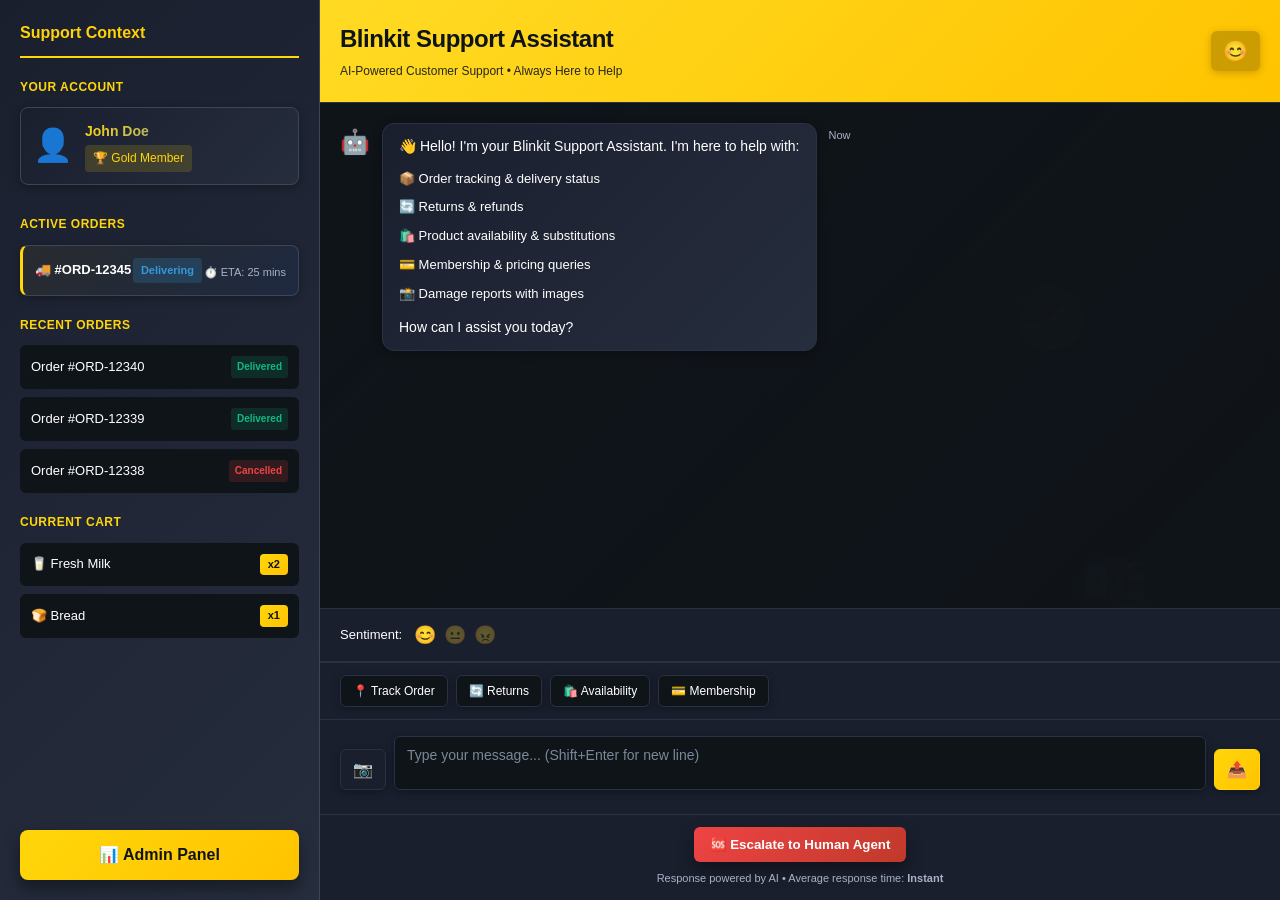
<file: index.html>
<!DOCTYPE html>
<html lang="en">
<head>
    <meta charset="UTF-8">
    <meta name="viewport" content="width=device-width, initial-scale=1.0">
    <title>Blinkit Customer Support - AI Chatbot</title>
    <link rel="stylesheet" href="styles.css">
</head>
<body>
    <!-- Floating Background Animations -->
    <div class="floating-bg-container">
        <div class="floating-bubble bubble-1">🥗</div>
        <div class="floating-bubble bubble-2">🍕</div>
        <div class="floating-bubble bubble-3">🥘</div>
        <div class="floating-bubble bubble-4">🍱</div>
        <div class="floating-bubble bubble-5">🥙</div>
        <div class="floating-bubble bubble-6">🍜</div>
    </div>

    <div class="container">
        <!-- Sidebar with Context -->
        <aside class="sidebar">
            <div class="sidebar-header">
                <h3>Support Context</h3>
            </div>

            <!-- User Profile Section -->
            <div class="context-section">
                <h4>Your Account</h4>
                <div class="user-profile animated-profile">
                    <div class="user-avatar avatar-pulse">👤</div>
                    <div class="user-info">
                        <p class="user-name">John Doe</p>
                        <p class="user-tier status-badge">🏆 Gold Member</p>
                    </div>
                </div>
            </div>

            <!-- Active Order Section -->
            <div class="context-section">
                <h4>Active Orders</h4>
                <div class="active-orders">
                    <div class="order-card order-card-animated">
                        <span class="order-id">🚚 #ORD-12345</span>
                        <span class="order-status delivering status-pulse">Delivering</span>
                        <p class="order-time">⏱️ ETA: 25 mins</p>
                    </div>
                </div>
            </div>

            <!-- Recent Orders Section -->
            <div class="context-section">
                <h4>Recent Orders</h4>
                <div class="order-list">
                    <div class="order-item">
                        <span>Order #ORD-12340</span>
                        <span class="order-tag delivered">Delivered</span>
                    </div>
                    <div class="order-item">
                        <span>Order #ORD-12339</span>
                        <span class="order-tag delivered">Delivered</span>
                    </div>
                    <div class="order-item">
                        <span>Order #ORD-12338</span>
                        <span class="order-tag cancelled">Cancelled</span>
                    </div>
                </div>
            </div>

            <!-- Current Cart -->
            <div class="context-section">
                <h4>Current Cart</h4>
                <div class="cart-items">
                    <div class="cart-item">
                        <span>🥛 Fresh Milk</span>
                        <span class="qty">x2</span>
                    </div>
                    <div class="cart-item">
                        <span>🍞 Bread</span>
                        <span class="qty">x1</span>
                    </div>
                </div>
            </div>

            <a href="admin.html" class="admin-link">📊 Admin Panel</a>
        </aside>

        <!-- Main Chat Interface -->
        <main class="chat-container">
            <div class="chat-header">
                <div class="header-content">
                    <h1>Blinkit Support Assistant</h1>
                    <p>AI-Powered Customer Support • Always Here to Help</p>
                </div>
                <button class="header-btn" onclick="toggleSentiment()">😊</button>
            </div>

            <!-- Chat Messages Area -->
            <div class="chat-messages" id="chatMessages">
                <div class="message bot-message">
                    <div class="message-avatar">🤖</div>
                    <div class="message-content">
                        <p>👋 Hello! I'm your Blinkit Support Assistant. I'm here to help with:</p>
                        <ul>
                            <li>📦 Order tracking & delivery status</li>
                            <li>🔄 Returns & refunds</li>
                            <li>🛍️ Product availability & substitutions</li>
                            <li>💳 Membership & pricing queries</li>
                            <li>📸 Damage reports with images</li>
                        </ul>
                        <p>How can I assist you today?</p>
                    </div>
                    <span class="timestamp">Now</span>
                </div>
            </div>

            <!-- Sentiment Indicator -->
            <div class="sentiment-bar">
                <span>Sentiment:</span>
                <div class="sentiment-indicator">
                    <span class="sentiment-dot positive">😊</span>
                    <span class="sentiment-dot">😐</span>
                    <span class="sentiment-dot frustrated">😠</span>
                </div>
            </div>

            <!-- Quick Action Buttons -->
            <div class="quick-actions">
                <button class="quick-btn" onclick="sendMessage('Where is my order?')">📍 Track Order</button>
                <button class="quick-btn" onclick="sendMessage('I want to return an item')">🔄 Returns</button>
                <button class="quick-btn" onclick="sendMessage('Product out of stock?')">🛍️ Availability</button>
                <button class="quick-btn" onclick="sendMessage('Membership benefits')">💳 Membership</button>
            </div>

            <!-- Input Area -->
            <div class="chat-input-area">
                <div class="input-wrapper">
                    <button class="input-btn" onclick="triggerImageUpload()" title="Upload Image">📷</button>
                    <input type="file" id="imageInput" accept="image/*" style="display:none" onchange="handleImageUpload(event)">
                    
                    <textarea 
                        id="messageInput" 
                        placeholder="Type your message... (Shift+Enter for new line)"
                        onkeypress="handleInputKey(event)"
                    ></textarea>
                    
                    <button class="input-btn send-btn" onclick="sendMessage()">📤</button>
                </div>

                <!-- Image Preview -->
                <div id="imagePreview" class="image-preview"></div>
            </div>

            <!-- Help & Escalation -->
            <div class="chat-footer">
                <button class="escalate-btn" onclick="escalateToHuman()">🆘 Escalate to Human Agent</button>
                <p class="footer-text">Response powered by AI • Average response time: <strong>Instant</strong></p>
            </div>
        </main>

        <!-- Human Handoff Modal -->
        <div id="handoffModal" class="modal">
            <div class="modal-content">
                <span class="close" onclick="closeHandoffModal()">&times;</span>
                <h2>Connect with Support Agent</h2>
                <div class="modal-body">
                    <p>We've detected you might need additional assistance. A support agent will be with you shortly.</p>
                    
                    <div class="agent-info">
                        <h4>Chat Summary</h4>
                        <div class="summary-box" id="summaryBox">
                            <p><strong>Issue Type:</strong> <span id="issueType">Loading...</span></p>
                            <p><strong>Severity:</strong> <span id="severity">Medium</span></p>
                            <p><strong>Sentiment:</strong> <span id="sentimentLevel">Neutral</span></p>
                        </div>
                    </div>

                    <div class="queue-info">
                        <p>📊 Queue Position: <strong>#1 of 3</strong></p>
                        <p>⏱️ Estimated Wait: <strong>2-3 minutes</strong></p>
                    </div>

                    <div class="modal-buttons">
                        <button class="btn-primary" onclick="confirmHandoff()">Yes, Connect Me</button>
                        <button class="btn-secondary" onclick="closeHandoffModal()">Cancel</button>
                    </div>
                </div>
            </div>
        </div>

        <!-- Success Modal for Refunds -->
        <div id="refundModal" class="modal">
            <div class="modal-content">
                <span class="close" onclick="closeRefundModal()">&times;</span>
                <h2>Refund Initiated</h2>
                <div class="modal-body success">
                    <div class="success-icon">✅</div>
                    <p>Your refund has been processed successfully!</p>
                    <div class="refund-details">
                        <p><strong>Amount:</strong> <span id="refundAmount">₹0</span></p>
                        <p><strong>Refund ID:</strong> <span id="refundId">REF-00000</span></p>
                        <p><strong>Expected to Arrive:</strong> <span id="refundDate">3-5 business days</span></p>
                    </div>
                    <button class="btn-primary" onclick="closeRefundModal()">Done</button>
                </div>
            </div>
        </div>
    </div>

    <script src="script.js"></script>
    <script src="advanced.js"></script>
</body>
</html>
</file>
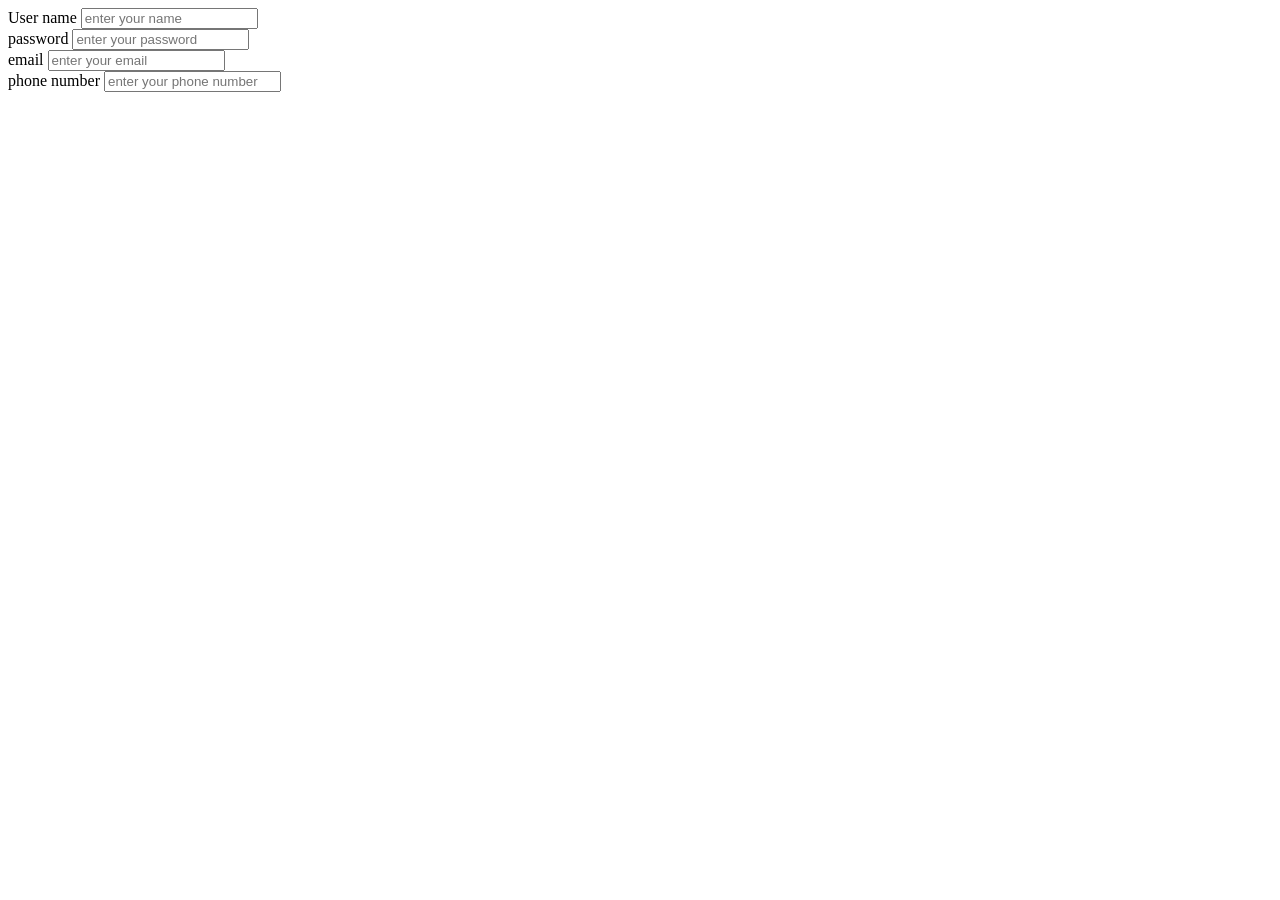
<file: OneDrive/Desktop/chat bot ai/index.html>
<!DOCTYPE html>
<html lang="en">
<head>
    <meta charset="UTF-8">
    <meta name="viewport" content="width=device-width, initial-scale=1.0">
    <title>Document</title>
</head>
<body>
    <label> User name</label>
    <input placeholder="enter your name"><br>

<label>password</label>
    <input placeholder="enter your password" type="password"><br>
<label>email</label>
    <input placeholder="enter your email" type="email"> <br>
<label>phone number</label> 
<input placeholder="enter your phone number"  type="number"><br>
</body>
</html>
</file>
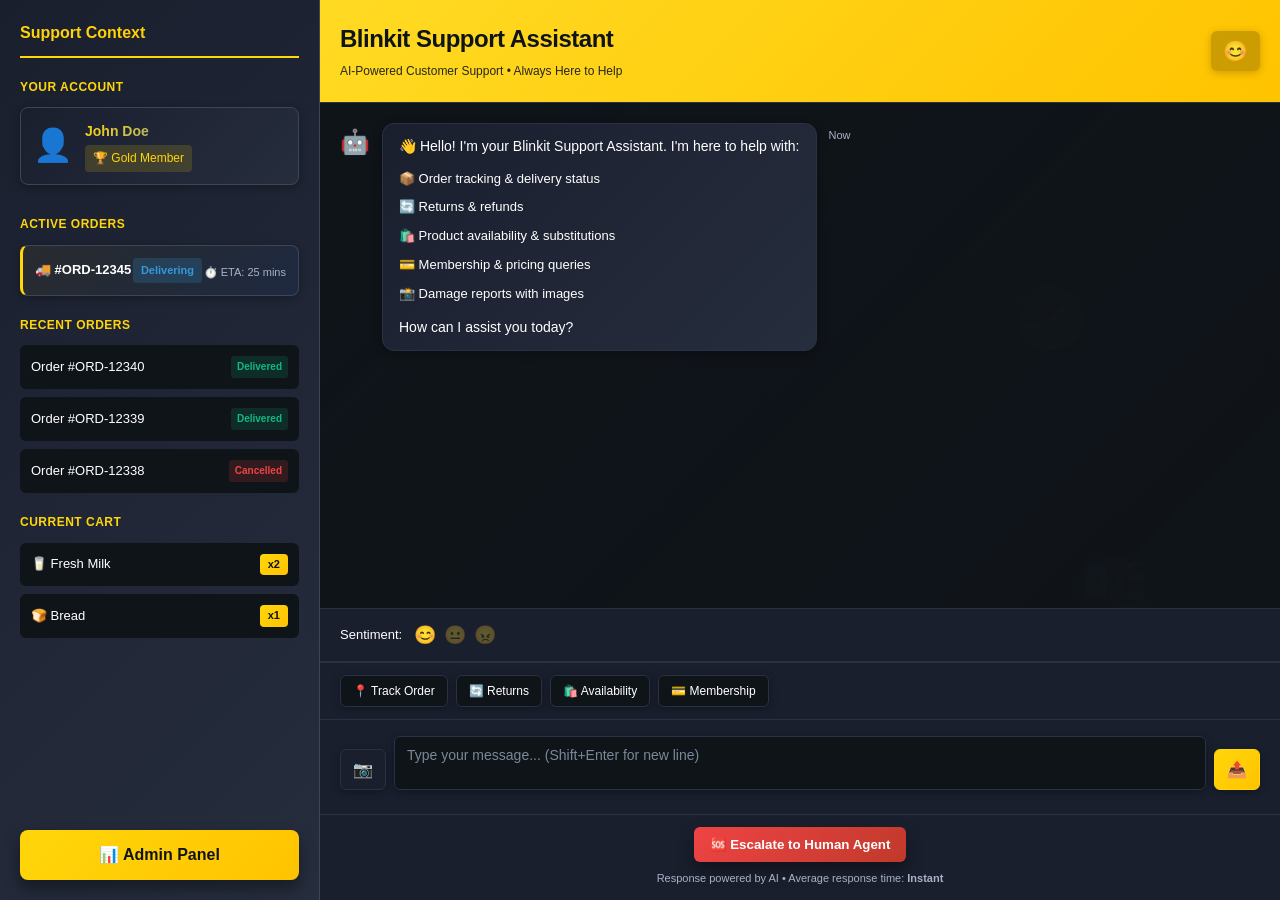
<file: OneDrive/Desktop/chat bot ai/chatbot-frontend/index.html>
<!DOCTYPE html>
<html lang="en">
<head>
    <meta charset="UTF-8">
    <meta name="viewport" content="width=device-width, initial-scale=1.0">
    <title>Blinkit Customer Support - AI Chatbot</title>
    <link rel="stylesheet" href="styles.css">
</head>
<body>
    <!-- Floating Background Animations -->
    <div class="floating-bg-container">
        <div class="floating-bubble bubble-1">🥗</div>
        <div class="floating-bubble bubble-2">🍕</div>
        <div class="floating-bubble bubble-3">🥘</div>
        <div class="floating-bubble bubble-4">🍱</div>
        <div class="floating-bubble bubble-5">🥙</div>
        <div class="floating-bubble bubble-6">🍜</div>
    </div>

    <div class="container">
        <!-- Sidebar with Context -->
        <aside class="sidebar">
            <div class="sidebar-header">
                <h3>Support Context</h3>
            </div>

            <!-- User Profile Section -->
            <div class="context-section">
                <h4>Your Account</h4>
                <div class="user-profile animated-profile">
                    <div class="user-avatar avatar-pulse">👤</div>
                    <div class="user-info">
                        <p class="user-name">John Doe</p>
                        <p class="user-tier status-badge">🏆 Gold Member</p>
                    </div>
                </div>
            </div>

            <!-- Active Order Section -->
            <div class="context-section">
                <h4>Active Orders</h4>
                <div class="active-orders">
                    <div class="order-card order-card-animated">
                        <span class="order-id">🚚 #ORD-12345</span>
                        <span class="order-status delivering status-pulse">Delivering</span>
                        <p class="order-time">⏱️ ETA: 25 mins</p>
                    </div>
                </div>
            </div>

            <!-- Recent Orders Section -->
            <div class="context-section">
                <h4>Recent Orders</h4>
                <div class="order-list">
                    <div class="order-item">
                        <span>Order #ORD-12340</span>
                        <span class="order-tag delivered">Delivered</span>
                    </div>
                    <div class="order-item">
                        <span>Order #ORD-12339</span>
                        <span class="order-tag delivered">Delivered</span>
                    </div>
                    <div class="order-item">
                        <span>Order #ORD-12338</span>
                        <span class="order-tag cancelled">Cancelled</span>
                    </div>
                </div>
            </div>

            <!-- Current Cart -->
            <div class="context-section">
                <h4>Current Cart</h4>
                <div class="cart-items">
                    <div class="cart-item">
                        <span>🥛 Fresh Milk</span>
                        <span class="qty">x2</span>
                    </div>
                    <div class="cart-item">
                        <span>🍞 Bread</span>
                        <span class="qty">x1</span>
                    </div>
                </div>
            </div>

            <a href="admin.html" class="admin-link">📊 Admin Panel</a>
        </aside>

        <!-- Main Chat Interface -->
        <main class="chat-container">
            <div class="chat-header">
                <div class="header-content">
                    <h1>Blinkit Support Assistant</h1>
                    <p>AI-Powered Customer Support • Always Here to Help</p>
                </div>
                <button class="header-btn" onclick="toggleSentiment()">😊</button>
            </div>

            <!-- Chat Messages Area -->
            <div class="chat-messages" id="chatMessages">
                <div class="message bot-message">
                    <div class="message-avatar">🤖</div>
                    <div class="message-content">
                        <p>👋 Hello! I'm your Blinkit Support Assistant. I'm here to help with:</p>
                        <ul>
                            <li>📦 Order tracking & delivery status</li>
                            <li>🔄 Returns & refunds</li>
                            <li>🛍️ Product availability & substitutions</li>
                            <li>💳 Membership & pricing queries</li>
                            <li>📸 Damage reports with images</li>
                        </ul>
                        <p>How can I assist you today?</p>
                    </div>
                    <span class="timestamp">Now</span>
                </div>
            </div>

            <!-- Sentiment Indicator -->
            <div class="sentiment-bar">
                <span>Sentiment:</span>
                <div class="sentiment-indicator">
                    <span class="sentiment-dot positive">😊</span>
                    <span class="sentiment-dot">😐</span>
                    <span class="sentiment-dot frustrated">😠</span>
                </div>
            </div>

            <!-- Quick Action Buttons -->
            <div class="quick-actions">
                <button class="quick-btn" onclick="sendMessage('Where is my order?')">📍 Track Order</button>
                <button class="quick-btn" onclick="sendMessage('I want to return an item')">🔄 Returns</button>
                <button class="quick-btn" onclick="sendMessage('Product out of stock?')">🛍️ Availability</button>
                <button class="quick-btn" onclick="sendMessage('Membership benefits')">💳 Membership</button>
            </div>

            <!-- Input Area -->
            <div class="chat-input-area">
                <div class="input-wrapper">
                    <button class="input-btn" onclick="triggerImageUpload()" title="Upload Image">📷</button>
                    <input type="file" id="imageInput" accept="image/*" style="display:none" onchange="handleImageUpload(event)">
                    
                    <textarea 
                        id="messageInput" 
                        placeholder="Type your message... (Shift+Enter for new line)"
                        onkeypress="handleInputKey(event)"
                    ></textarea>
                    
                    <button class="input-btn send-btn" onclick="sendMessage()">📤</button>
                </div>

                <!-- Image Preview -->
                <div id="imagePreview" class="image-preview"></div>
            </div>

            <!-- Help & Escalation -->
            <div class="chat-footer">
                <button class="escalate-btn" onclick="escalateToHuman()">🆘 Escalate to Human Agent</button>
                <p class="footer-text">Response powered by AI • Average response time: <strong>Instant</strong></p>
            </div>
        </main>

        <!-- Human Handoff Modal -->
        <div id="handoffModal" class="modal">
            <div class="modal-content">
                <span class="close" onclick="closeHandoffModal()">&times;</span>
                <h2>Connect with Support Agent</h2>
                <div class="modal-body">
                    <p>We've detected you might need additional assistance. A support agent will be with you shortly.</p>
                    
                    <div class="agent-info">
                        <h4>Chat Summary</h4>
                        <div class="summary-box" id="summaryBox">
                            <p><strong>Issue Type:</strong> <span id="issueType">Loading...</span></p>
                            <p><strong>Severity:</strong> <span id="severity">Medium</span></p>
                            <p><strong>Sentiment:</strong> <span id="sentimentLevel">Neutral</span></p>
                        </div>
                    </div>

                    <div class="queue-info">
                        <p>📊 Queue Position: <strong>#1 of 3</strong></p>
                        <p>⏱️ Estimated Wait: <strong>2-3 minutes</strong></p>
                    </div>

                    <div class="modal-buttons">
                        <button class="btn-primary" onclick="confirmHandoff()">Yes, Connect Me</button>
                        <button class="btn-secondary" onclick="closeHandoffModal()">Cancel</button>
                    </div>
                </div>
            </div>
        </div>

        <!-- Success Modal for Refunds -->
        <div id="refundModal" class="modal">
            <div class="modal-content">
                <span class="close" onclick="closeRefundModal()">&times;</span>
                <h2>Refund Initiated</h2>
                <div class="modal-body success">
                    <div class="success-icon">✅</div>
                    <p>Your refund has been processed successfully!</p>
                    <div class="refund-details">
                        <p><strong>Amount:</strong> <span id="refundAmount">₹0</span></p>
                        <p><strong>Refund ID:</strong> <span id="refundId">REF-00000</span></p>
                        <p><strong>Expected to Arrive:</strong> <span id="refundDate">3-5 business days</span></p>
                    </div>
                    <button class="btn-primary" onclick="closeRefundModal()">Done</button>
                </div>
            </div>
        </div>
    </div>

    <script src="script.js"></script>
    <script src="advanced.js"></script>
</body>
</html>
</file>
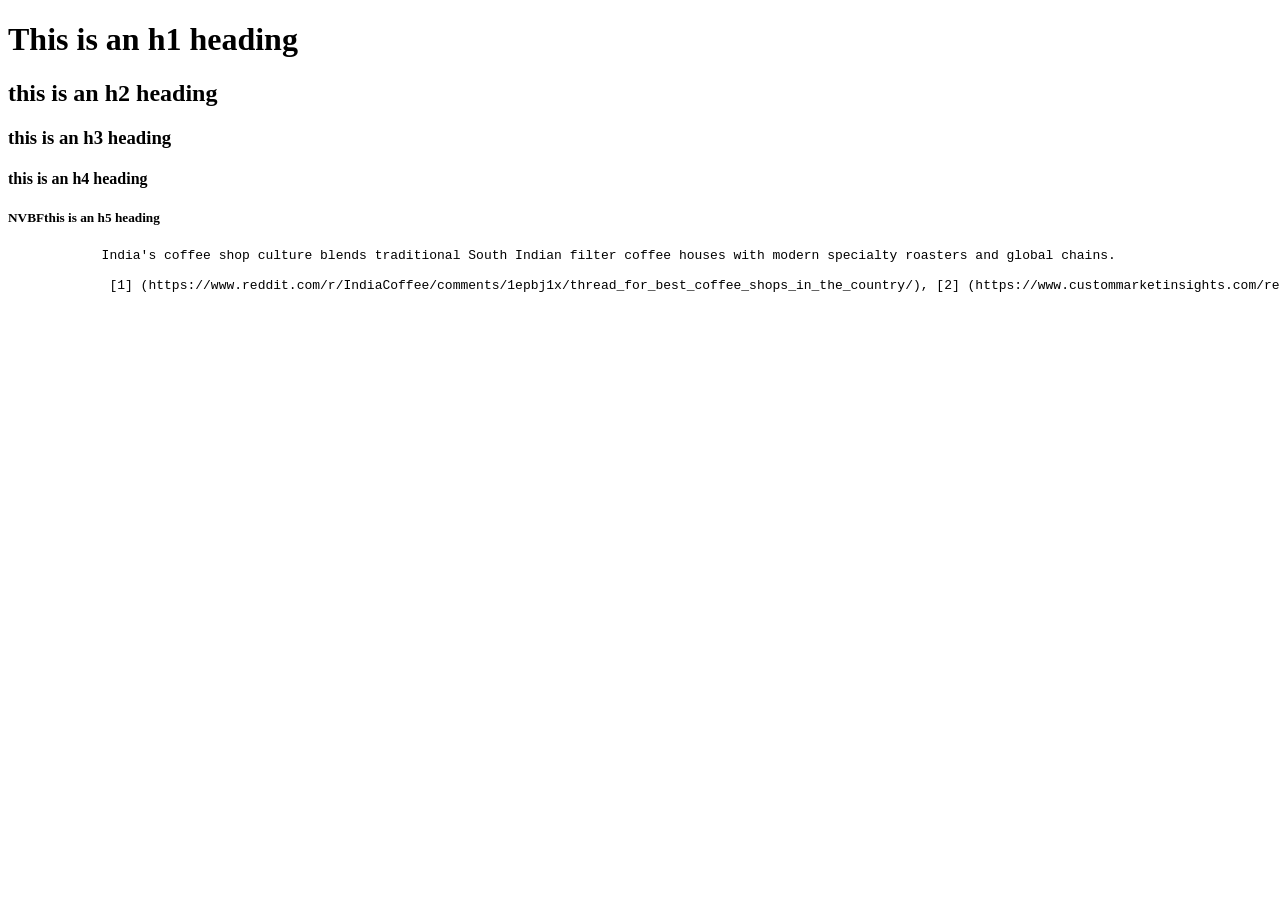
<file: OneDrive/Desktop/chat bot ai/web site/index.html>
<!DOCTYPE html>
<html>
    <head>
        <title>
            MY FIRST WEBSITE
        </title>
    </head>
    <body>
        <H1>This is an h1 heading</H1>
        <h2>this is an h2 heading</h2>
        <h3>this is an h3 heading</h3>
        <h4>this is an h4 heading</h4>
        <h5>NVBFthis is an h5 heading</h5>
        <pre>
            India's coffee shop culture blends traditional South Indian filter coffee houses with modern specialty roasters and global chains.<br>
             [1] (https://www.reddit.com/r/IndiaCoffee/comments/1epbj1x/thread_for_best_coffee_shops_in_the_country/), [2] (https://www.custommarketinsights.com/report/india-coffee-chain-market/), [3] (https://www.linkedin.com/pulse/introduction-indian-coffee-shop-market-andr%C3%A9-eiermann-p3v3e)Traditional and Historic SpacesIndian Coffee House: Managed by worker cooperative societies, these iconic, nostalgic spots have served affordable coffee and simple food since the mid-20th century. [1] (https://en.wikipedia.org/wiki/Indian_Coffee_House)Filter Coffee Stops: Local institutions like Hatti Kaapi and Kalmane in Bengaluru serve authentic South Indian traditional filter coffee. [1] (https://www.reddit.com/r/IndiaCoffee/comments/1epbj1x/thread_for_best_coffee_shops_in_the_country/)
        </pre>
    </body>
</html>
</file>
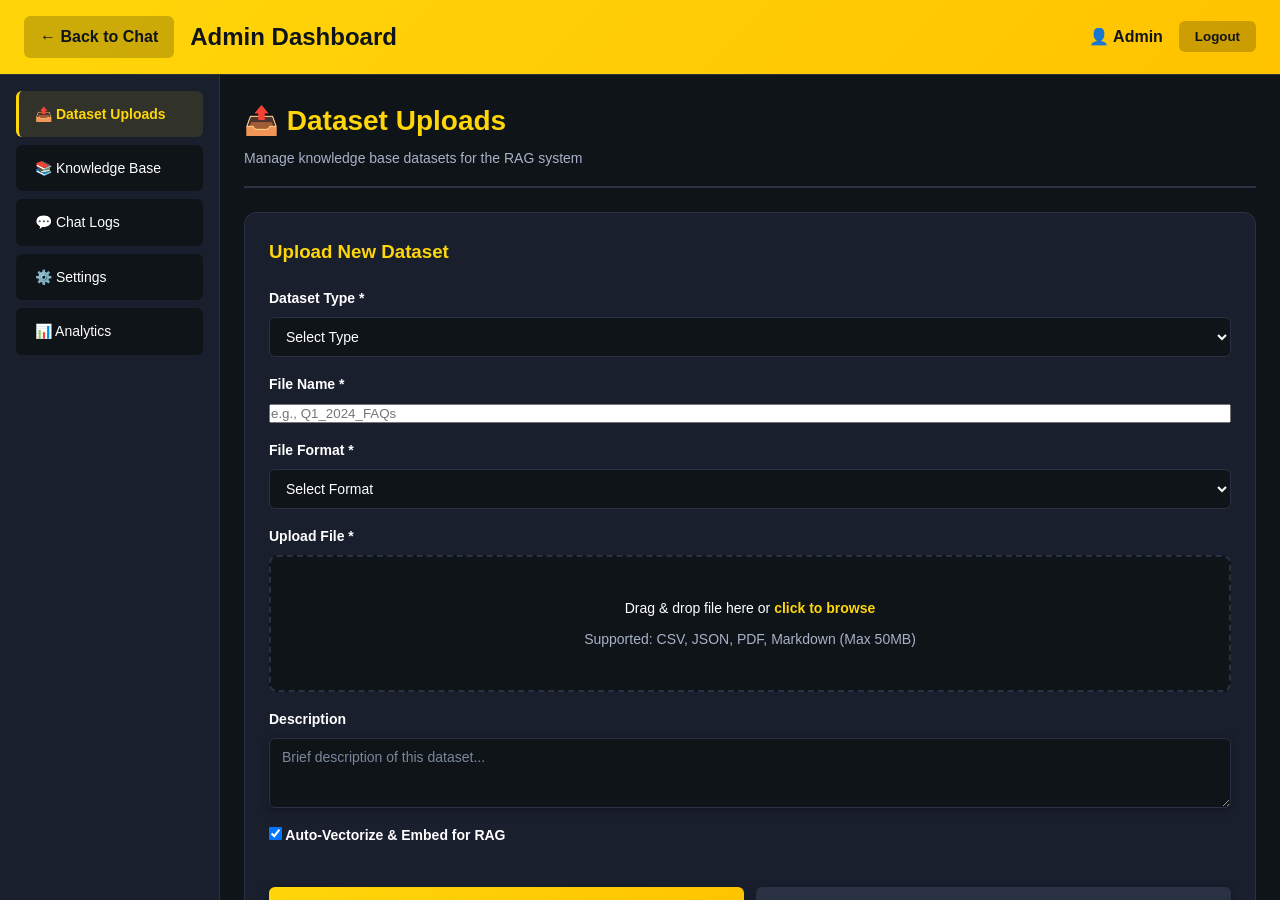
<file: admin.html>
<!DOCTYPE html>
<html lang="en">
<head>
    <meta charset="UTF-8">
    <meta name="viewport" content="width=device-width, initial-scale=1.0">
    <title>Blinkit Support - Admin Dashboard</title>
    <link rel="stylesheet" href="styles.css">
    <link rel="stylesheet" href="admin-styles.css">
</head>
<body>
    <div class="admin-container">
        <!-- Admin Header -->
        <header class="admin-header">
            <div class="header-left">
                <a href="index.html" class="back-btn">← Back to Chat</a>
                <h1>Admin Dashboard</h1>
            </div>
            <div class="header-right">
                <span class="admin-user">👤 Admin</span>
                <button class="logout-btn" onclick="logout()">Logout</button>
            </div>
        </header>

        <!-- Admin Sidebar -->
        <div class="admin-layout">
            <aside class="admin-sidebar">
                <nav class="admin-nav">
                    <a href="#" class="nav-item active" data-tab="uploads" onclick="switchTab('uploads', this); return false;">📤 Dataset Uploads</a>
                    <a href="#" class="nav-item" data-tab="knowledge" onclick="switchTab('knowledge', this); return false;">📚 Knowledge Base</a>
                    <a href="#" class="nav-item" data-tab="chat-logs" onclick="switchTab('chat-logs', this); return false;">💬 Chat Logs</a>
                    <a href="#" class="nav-item" data-tab="settings" onclick="switchTab('settings', this); return false;">⚙️ Settings</a>
                    <a href="#" class="nav-item" data-tab="analytics" onclick="switchTab('analytics', this); return false;">📊 Analytics</a>
                </nav>
            </aside>

            <!-- Main Content -->
            <main class="admin-content">
                <!-- Dataset Uploads Tab -->
                <section id="uploads-tab" class="tab-content active">
                    <div class="tab-header">
                        <h2>📤 Dataset Uploads</h2>
                        <p>Manage knowledge base datasets for the RAG system</p>
                    </div>

                    <!-- Upload Form -->
                    <div class="upload-section">
                        <div class="upload-card">
                            <h3>Upload New Dataset</h3>
                            <form class="upload-form" onsubmit="handleUpload(event)">
                                <div class="form-group">
                                    <label>Dataset Type *</label>
                                    <select id="datasetType" required>
                                        <option value="">Select Type</option>
                                        <option value="faq">FAQs & Knowledge Base</option>
                                        <option value="product">Product Catalog</option>
                                        <option value="orders">Order History</option>
                                        <option value="policies">Policies & T&C</option>
                                        <option value="chat">Chat Transcripts</option>
                                        <option value="profiles">Customer Profiles</option>
                                    </select>
                                </div>

                                <div class="form-group">
                                    <label>File Name *</label>
                                    <input type="text" id="fileName" placeholder="e.g., Q1_2024_FAQs" required>
                                </div>

                                <div class="form-group">
                                    <label>File Format *</label>
                                    <select id="fileFormat" required>
                                        <option value="">Select Format</option>
                                        <option value="csv">CSV</option>
                                        <option value="json">JSON</option>
                                        <option value="pdf">PDF</option>
                                        <option value="markdown">Markdown</option>
                                    </select>
                                </div>

                                <div class="form-group">
                                    <label>Upload File *</label>
                                    <div class="file-upload-zone" id="uploadZone">
                                        <input type="file" id="fileInput" accept=".csv,.json,.pdf,.md" style="display:none" onchange="handleFileSelect(event)">
                                        <p>Drag & drop file here or <a href="#" onclick="document.getElementById('fileInput').click(); return false;">click to browse</a></p>
                                        <p class="file-info">Supported: CSV, JSON, PDF, Markdown (Max 50MB)</p>
                                    </div>
                                </div>

                                <div class="form-group">
                                    <label>Description</label>
                                    <textarea id="fileDescription" placeholder="Brief description of this dataset..." rows="3"></textarea>
                                </div>

                                <div class="form-group">
                                    <label>
                                        <input type="checkbox" id="vectorizeCheckbox" checked>
                                        Auto-Vectorize & Embed for RAG
                                    </label>
                                </div>

                                <div class="form-actions">
                                    <button type="submit" class="btn-primary">📤 Upload Dataset</button>
                                    <button type="reset" class="btn-secondary">Clear</button>
                                </div>
                            </form>
                        </div>
                    </div>

                    <!-- Uploaded Datasets Table -->
                    <div class="datasets-section">
                        <h3>Active Datasets</h3>
                        <div class="table-wrapper">
                            <table class="datasets-table">
                                <thead>
                                    <tr>
                                        <th>Dataset Name</th>
                                        <th>Type</th>
                                        <th>Format</th>
                                        <th>Records</th>
                                        <th>Uploaded</th>
                                        <th>Status</th>
                                        <th>Actions</th>
                                    </tr>
                                </thead>
                                <tbody id="datasetsTable">
                                    <tr>
                                        <td><strong>Q1_2024_FAQs</strong></td>
                                        <td>FAQs</td>
                                        <td>PDF</td>
                                        <td>245</td>
                                        <td>2024-06-01</td>
                                        <td><span class="status-badge active">✓ Active</span></td>
                                        <td>
                                            <button class="table-btn edit" title="Edit">✏️</button>
                                            <button class="table-btn delete" onclick="deleteDataset(this)" title="Delete">🗑️</button>
                                        </td>
                                    </tr>
                                    <tr>
                                        <td><strong>Product_Catalog_June</strong></td>
                                        <td>Product</td>
                                        <td>JSON</td>
                                        <td>5,432</td>
                                        <td>2024-06-10</td>
                                        <td><span class="status-badge active">✓ Active</span></td>
                                        <td>
                                            <button class="table-btn edit" title="Edit">✏️</button>
                                            <button class="table-btn delete" onclick="deleteDataset(this)" title="Delete">🗑️</button>
                                        </td>
                                    </tr>
                                    <tr>
                                        <td><strong>Policies_Updated</strong></td>
                                        <td>Policies</td>
                                        <td>Markdown</td>
                                        <td>89</td>
                                        <td>2024-05-28</td>
                                        <td><span class="status-badge active">✓ Active</span></td>
                                        <td>
                                            <button class="table-btn edit" title="Edit">✏️</button>
                                            <button class="table-btn delete" onclick="deleteDataset(this)" title="Delete">🗑️</button>
                                        </td>
                                    </tr>
                                    <tr>
                                        <td><strong>Order_History_2024</strong></td>
                                        <td>Orders</td>
                                        <td>CSV</td>
                                        <td>12,543</td>
                                        <td>2024-06-12</td>
                                        <td><span class="status-badge processing">⏳ Processing</span></td>
                                        <td>
                                            <button class="table-btn edit" title="Edit">✏️</button>
                                            <button class="table-btn delete" onclick="deleteDataset(this)" title="Delete">🗑️</button>
                                        </td>
                                    </tr>
                                </tbody>
                            </table>
                        </div>
                    </div>
                </section>

                <!-- Knowledge Base Tab -->
                <section id="knowledge-tab" class="tab-content">
                    <div class="tab-header">
                        <h2>📚 Knowledge Base</h2>
                        <p>Manage and preview vectorized knowledge base</p>
                    </div>

                    <div class="kb-section">
                        <div class="stats-grid">
                            <div class="stat-card">
                                <div class="stat-number">24,523</div>
                                <div class="stat-label">Total Embeddings</div>
                            </div>
                            <div class="stat-card">
                                <div class="stat-number">6</div>
                                <div class="stat-label">Active Datasets</div>
                            </div>
                            <div class="stat-card">
                                <div class="stat-number">98.5%</div>
                                <div class="stat-label">Indexing Quality</div>
                            </div>
                            <div class="stat-card">
                                <div class="stat-number">2.3s</div>
                                <div class="stat-label">Avg Query Time</div>
                            </div>
                        </div>

                        <div class="kb-query-section">
                            <h3>Test Knowledge Base Query</h3>
                            <div class="test-query-form">
                                <input type="text" placeholder="Ask a test question..." id="testQuery">
                                <button class="btn-primary" onclick="testQuery()">🔍 Search KB</button>
                            </div>
                            <div id="queryResults" class="query-results"></div>
                        </div>
                    </div>
                </section>

                <!-- Chat Logs Tab -->
                <section id="chat-logs-tab" class="tab-content">
                    <div class="tab-header">
                        <h2>💬 Chat Logs</h2>
                        <p>Monitor and analyze customer conversations</p>
                    </div>

                    <div class="chat-logs-section">
                        <div class="logs-filters">
                            <input type="date" class="filter-input">
                            <select class="filter-input">
                                <option>All Statuses</option>
                                <option>Resolved</option>
                                <option>Escalated</option>
                                <option>Pending</option>
                            </select>
                            <button class="btn-primary">🔍 Filter</button>
                        </div>

                        <table class="logs-table">
                            <thead>
                                <tr>
                                    <th>Chat ID</th>
                                    <th>User</th>
                                    <th>Start Time</th>
                                    <th>Duration</th>
                                    <th>Messages</th>
                                    <th>Status</th>
                                    <th>Sentiment</th>
                                    <th>Action</th>
                                </tr>
                            </thead>
                            <tbody>
                                <tr>
                                    <td>#CHAT-2024-001</td>
                                    <td>John Doe</td>
                                    <td>2024-06-15 14:30</td>
                                    <td>5:32</td>
                                    <td>12</td>
                                    <td><span class="status-badge active">Resolved</span></td>
                                    <td>😊 Positive</td>
                                    <td><button class="table-btn view" onclick="viewChatLog(this)">👁️ View</button></td>
                                </tr>
                                <tr>
                                    <td>#CHAT-2024-002</td>
                                    <td>Jane Smith</td>
                                    <td>2024-06-15 14:15</td>
                                    <td>8:45</td>
                                    <td>18</td>
                                    <td><span class="status-badge warning">Escalated</span></td>
                                    <td>😠 Frustrated</td>
                                    <td><button class="table-btn view" onclick="viewChatLog(this)">👁️ View</button></td>
                                </tr>
                            </tbody>
                        </table>
                    </div>
                </section>

                <!-- Settings Tab -->
                <section id="settings-tab" class="tab-content">
                    <div class="tab-header">
                        <h2>⚙️ Settings</h2>
                        <p>Configure bot behavior and preferences</p>
                    </div>

                    <div class="settings-section">
                        <div class="settings-card">
                            <h3>Bot Configuration</h3>
                            <div class="form-group">
                                <label>Bot Name</label>
                                <input type="text" value="Blinkit Support Assistant" class="input-field">
                            </div>
                            <div class="form-group">
                                <label>Welcome Message</label>
                                <textarea class="input-field" rows="4">👋 Hello! I'm your Blinkit Support Assistant. How can I help you today?</textarea>
                            </div>
                            <div class="form-group">
                                <label>
                                    <input type="checkbox" checked>
                                    Enable Image Upload
                                </label>
                            </div>
                            <div class="form-group">
                                <label>
                                    <input type="checkbox" checked>
                                    Enable Automated Refunds
                                </label>
                            </div>
                            <div class="form-group">
                                <label>Max Refund Amount (₹)</label>
                                <input type="number" value="1000" class="input-field">
                            </div>
                            <button class="btn-primary" onclick="saveSettings()">💾 Save Settings</button>
                        </div>

                        <div class="settings-card">
                            <h3>Escalation Rules</h3>
                            <div class="form-group">
                                <label>
                                    <input type="checkbox" checked>
                                    Auto-escalate on frustrated sentiment
                                </label>
                            </div>
                            <div class="form-group">
                                <label>
                                    <input type="checkbox" checked>
                                    Escalate if resolution takes > 10 messages
                                </label>
                            </div>
                            <div class="form-group">
                                <label>
                                    <input type="checkbox" checked>
                                    Escalate complex edge cases
                                </label>
                            </div>
                        </div>
                    </div>
                </section>

                <!-- Analytics Tab -->
                <section id="analytics-tab" class="tab-content">
                    <div class="tab-header">
                        <h2>📊 Analytics</h2>
                        <p>Performance metrics and insights</p>
                    </div>

                    <div class="analytics-section">
                        <div class="stats-grid">
                            <div class="stat-card">
                                <div class="stat-number">2,345</div>
                                <div class="stat-label">Total Conversations</div>
                            </div>
                            <div class="stat-card">
                                <div class="stat-number">87%</div>
                                <div class="stat-label">Resolution Rate</div>
                            </div>
                            <div class="stat-card">
                                <div class="stat-number">1.2m</div>
                                <div class="stat-label">Avg Response Time</div>
                            </div>
                            <div class="stat-card">
                                <div class="stat-number">4.8/5</div>
                                <div class="stat-label">Satisfaction Score</div>
                            </div>
                        </div>

                        <div class="charts-container">
                            <div class="chart-card">
                                <h3>Sentiment Distribution</h3>
                                <div class="chart-placeholder">
                                    <p>😊 Positive: 65%</p>
                                    <p>😐 Neutral: 25%</p>
                                    <p>😠 Frustrated: 10%</p>
                                </div>
                            </div>

                            <div class="chart-card">
                                <h3>Top Issues</h3>
                                <div class="chart-placeholder">
                                    <p>📦 Order Tracking: 35%</p>
                                    <p>🔄 Returns & Refunds: 28%</p>
                                    <p>🛍️ Product Availability: 22%</p>
                                    <p>💳 Membership: 15%</p>
                                </div>
                            </div>
                        </div>
                    </div>
                </section>
            </main>
        </div>
    </div>

    <!-- Upload Success Modal -->
    <div id="uploadModal" class="modal">
        <div class="modal-content">
            <span class="close" onclick="closeUploadModal()">&times;</span>
            <h2>Dataset Uploaded Successfully</h2>
            <div class="modal-body">
                <div class="success-icon">✅</div>
                <p id="uploadMessage">Your dataset has been uploaded and is now being processed.</p>
                <div class="progress-section">
                    <p>Processing Status:</p>
                    <div class="progress-bar">
                        <div class="progress-fill" id="progressFill"></div>
                    </div>
                    <p id="progressText">0%</p>
                </div>
                <button class="btn-primary" onclick="closeUploadModal()">Continue</button>
            </div>
        </div>
    </div>

    <script src="admin-script.js"></script>
</body>
</html>
</file>
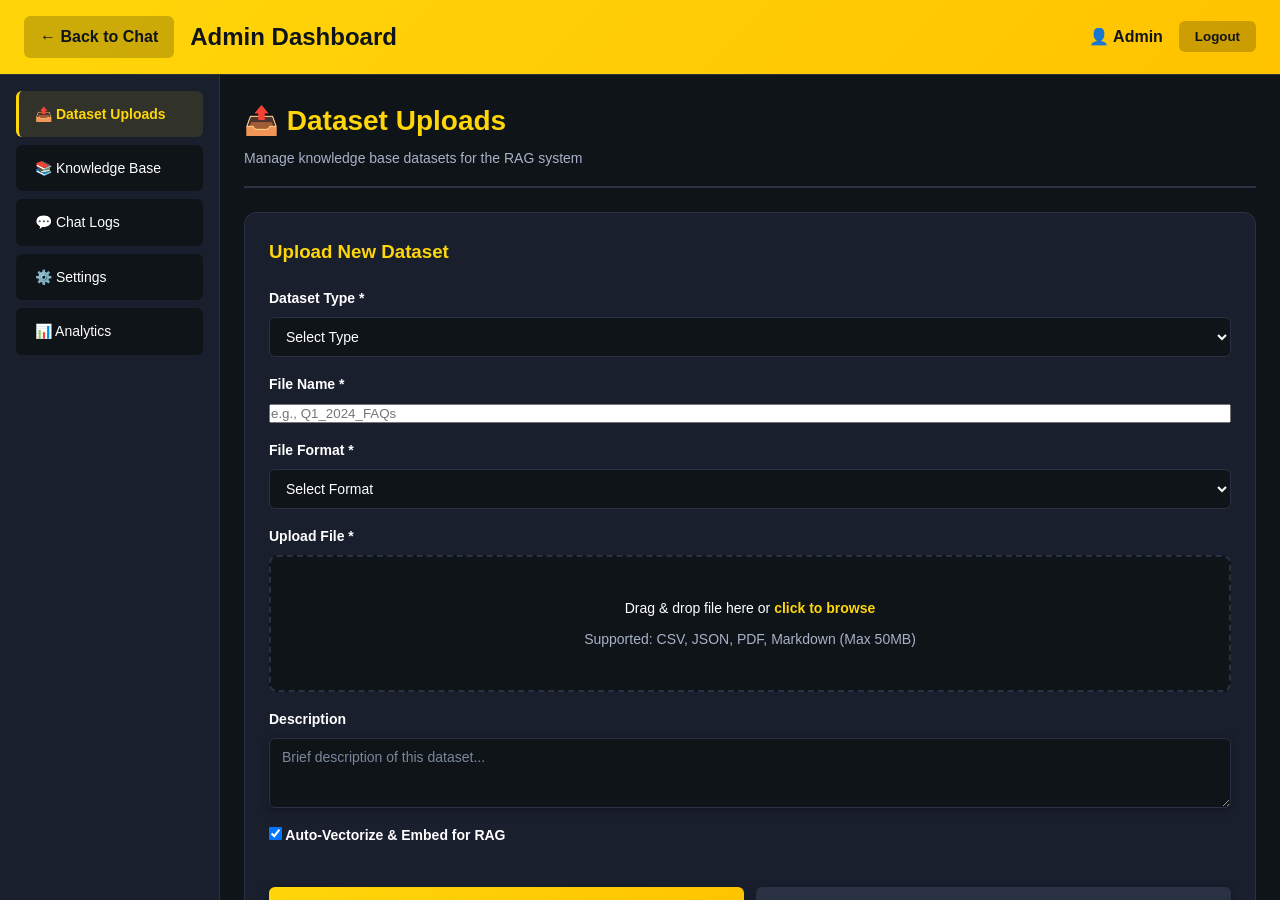
<file: OneDrive/Desktop/chat bot ai/chatbot-frontend/admin.html>
<!DOCTYPE html>
<html lang="en">
<head>
    <meta charset="UTF-8">
    <meta name="viewport" content="width=device-width, initial-scale=1.0">
    <title>Blinkit Support - Admin Dashboard</title>
    <link rel="stylesheet" href="styles.css">
    <link rel="stylesheet" href="admin-styles.css">
</head>
<body>
    <div class="admin-container">
        <!-- Admin Header -->
        <header class="admin-header">
            <div class="header-left">
                <a href="index.html" class="back-btn">← Back to Chat</a>
                <h1>Admin Dashboard</h1>
            </div>
            <div class="header-right">
                <span class="admin-user">👤 Admin</span>
                <button class="logout-btn" onclick="logout()">Logout</button>
            </div>
        </header>

        <!-- Admin Sidebar -->
        <div class="admin-layout">
            <aside class="admin-sidebar">
                <nav class="admin-nav">
                    <a href="#" class="nav-item active" onclick="switchTab('uploads')">📤 Dataset Uploads</a>
                    <a href="#" class="nav-item" onclick="switchTab('knowledge')">📚 Knowledge Base</a>
                    <a href="#" class="nav-item" onclick="switchTab('chat-logs')">💬 Chat Logs</a>
                    <a href="#" class="nav-item" onclick="switchTab('settings')">⚙️ Settings</a>
                    <a href="#" class="nav-item" onclick="switchTab('analytics')">📊 Analytics</a>
                </nav>
            </aside>

            <!-- Main Content -->
            <main class="admin-content">
                <!-- Dataset Uploads Tab -->
                <section id="uploads-tab" class="tab-content active">
                    <div class="tab-header">
                        <h2>📤 Dataset Uploads</h2>
                        <p>Manage knowledge base datasets for the RAG system</p>
                    </div>

                    <!-- Upload Form -->
                    <div class="upload-section">
                        <div class="upload-card">
                            <h3>Upload New Dataset</h3>
                            <form class="upload-form" onsubmit="handleUpload(event)">
                                <div class="form-group">
                                    <label>Dataset Type *</label>
                                    <select id="datasetType" required>
                                        <option value="">Select Type</option>
                                        <option value="faq">FAQs & Knowledge Base</option>
                                        <option value="product">Product Catalog</option>
                                        <option value="orders">Order History</option>
                                        <option value="policies">Policies & T&C</option>
                                        <option value="chat">Chat Transcripts</option>
                                        <option value="profiles">Customer Profiles</option>
                                    </select>
                                </div>

                                <div class="form-group">
                                    <label>File Name *</label>
                                    <input type="text" id="fileName" placeholder="e.g., Q1_2024_FAQs" required>
                                </div>

                                <div class="form-group">
                                    <label>File Format *</label>
                                    <select id="fileFormat" required>
                                        <option value="">Select Format</option>
                                        <option value="csv">CSV</option>
                                        <option value="json">JSON</option>
                                        <option value="pdf">PDF</option>
                                        <option value="markdown">Markdown</option>
                                    </select>
                                </div>

                                <div class="form-group">
                                    <label>Upload File *</label>
                                    <div class="file-upload-zone" id="uploadZone">
                                        <input type="file" id="fileInput" accept=".csv,.json,.pdf,.md" style="display:none" onchange="handleFileSelect(event)">
                                        <p>Drag & drop file here or <a href="#" onclick="document.getElementById('fileInput').click(); return false;">click to browse</a></p>
                                        <p class="file-info">Supported: CSV, JSON, PDF, Markdown (Max 50MB)</p>
                                    </div>
                                </div>

                                <div class="form-group">
                                    <label>Description</label>
                                    <textarea id="fileDescription" placeholder="Brief description of this dataset..." rows="3"></textarea>
                                </div>

                                <div class="form-group">
                                    <label>
                                        <input type="checkbox" id="vectorizeCheckbox" checked>
                                        Auto-Vectorize & Embed for RAG
                                    </label>
                                </div>

                                <div class="form-actions">
                                    <button type="submit" class="btn-primary">📤 Upload Dataset</button>
                                    <button type="reset" class="btn-secondary">Clear</button>
                                </div>
                            </form>
                        </div>
                    </div>

                    <!-- Uploaded Datasets Table -->
                    <div class="datasets-section">
                        <h3>Active Datasets</h3>
                        <div class="table-wrapper">
                            <table class="datasets-table">
                                <thead>
                                    <tr>
                                        <th>Dataset Name</th>
                                        <th>Type</th>
                                        <th>Format</th>
                                        <th>Records</th>
                                        <th>Uploaded</th>
                                        <th>Status</th>
                                        <th>Actions</th>
                                    </tr>
                                </thead>
                                <tbody id="datasetsTable">
                                    <tr>
                                        <td><strong>Q1_2024_FAQs</strong></td>
                                        <td>FAQs</td>
                                        <td>PDF</td>
                                        <td>245</td>
                                        <td>2024-06-01</td>
                                        <td><span class="status-badge active">✓ Active</span></td>
                                        <td>
                                            <button class="table-btn edit" title="Edit">✏️</button>
                                            <button class="table-btn delete" onclick="deleteDataset(this)" title="Delete">🗑️</button>
                                        </td>
                                    </tr>
                                    <tr>
                                        <td><strong>Product_Catalog_June</strong></td>
                                        <td>Product</td>
                                        <td>JSON</td>
                                        <td>5,432</td>
                                        <td>2024-06-10</td>
                                        <td><span class="status-badge active">✓ Active</span></td>
                                        <td>
                                            <button class="table-btn edit" title="Edit">✏️</button>
                                            <button class="table-btn delete" onclick="deleteDataset(this)" title="Delete">🗑️</button>
                                        </td>
                                    </tr>
                                    <tr>
                                        <td><strong>Policies_Updated</strong></td>
                                        <td>Policies</td>
                                        <td>Markdown</td>
                                        <td>89</td>
                                        <td>2024-05-28</td>
                                        <td><span class="status-badge active">✓ Active</span></td>
                                        <td>
                                            <button class="table-btn edit" title="Edit">✏️</button>
                                            <button class="table-btn delete" onclick="deleteDataset(this)" title="Delete">🗑️</button>
                                        </td>
                                    </tr>
                                    <tr>
                                        <td><strong>Order_History_2024</strong></td>
                                        <td>Orders</td>
                                        <td>CSV</td>
                                        <td>12,543</td>
                                        <td>2024-06-12</td>
                                        <td><span class="status-badge processing">⏳ Processing</span></td>
                                        <td>
                                            <button class="table-btn edit" title="Edit">✏️</button>
                                            <button class="table-btn delete" onclick="deleteDataset(this)" title="Delete">🗑️</button>
                                        </td>
                                    </tr>
                                </tbody>
                            </table>
                        </div>
                    </div>
                </section>

                <!-- Knowledge Base Tab -->
                <section id="knowledge-tab" class="tab-content">
                    <div class="tab-header">
                        <h2>📚 Knowledge Base</h2>
                        <p>Manage and preview vectorized knowledge base</p>
                    </div>

                    <div class="kb-section">
                        <div class="stats-grid">
                            <div class="stat-card">
                                <div class="stat-number">24,523</div>
                                <div class="stat-label">Total Embeddings</div>
                            </div>
                            <div class="stat-card">
                                <div class="stat-number">6</div>
                                <div class="stat-label">Active Datasets</div>
                            </div>
                            <div class="stat-card">
                                <div class="stat-number">98.5%</div>
                                <div class="stat-label">Indexing Quality</div>
                            </div>
                            <div class="stat-card">
                                <div class="stat-number">2.3s</div>
                                <div class="stat-label">Avg Query Time</div>
                            </div>
                        </div>

                        <div class="kb-query-section">
                            <h3>Test Knowledge Base Query</h3>
                            <div class="test-query-form">
                                <input type="text" placeholder="Ask a test question..." id="testQuery">
                                <button class="btn-primary" onclick="testQuery()">🔍 Search KB</button>
                            </div>
                            <div id="queryResults" class="query-results"></div>
                        </div>
                    </div>
                </section>

                <!-- Chat Logs Tab -->
                <section id="chat-logs-tab" class="tab-content">
                    <div class="tab-header">
                        <h2>💬 Chat Logs</h2>
                        <p>Monitor and analyze customer conversations</p>
                    </div>

                    <div class="chat-logs-section">
                        <div class="logs-filters">
                            <input type="date" class="filter-input">
                            <select class="filter-input">
                                <option>All Statuses</option>
                                <option>Resolved</option>
                                <option>Escalated</option>
                                <option>Pending</option>
                            </select>
                            <button class="btn-primary">🔍 Filter</button>
                        </div>

                        <table class="logs-table">
                            <thead>
                                <tr>
                                    <th>Chat ID</th>
                                    <th>User</th>
                                    <th>Start Time</th>
                                    <th>Duration</th>
                                    <th>Messages</th>
                                    <th>Status</th>
                                    <th>Sentiment</th>
                                    <th>Action</th>
                                </tr>
                            </thead>
                            <tbody>
                                <tr>
                                    <td>#CHAT-2024-001</td>
                                    <td>John Doe</td>
                                    <td>2024-06-15 14:30</td>
                                    <td>5:32</td>
                                    <td>12</td>
                                    <td><span class="status-badge active">Resolved</span></td>
                                    <td>😊 Positive</td>
                                    <td><button class="table-btn view" onclick="viewChatLog(this)">👁️ View</button></td>
                                </tr>
                                <tr>
                                    <td>#CHAT-2024-002</td>
                                    <td>Jane Smith</td>
                                    <td>2024-06-15 14:15</td>
                                    <td>8:45</td>
                                    <td>18</td>
                                    <td><span class="status-badge warning">Escalated</span></td>
                                    <td>😠 Frustrated</td>
                                    <td><button class="table-btn view" onclick="viewChatLog(this)">👁️ View</button></td>
                                </tr>
                            </tbody>
                        </table>
                    </div>
                </section>

                <!-- Settings Tab -->
                <section id="settings-tab" class="tab-content">
                    <div class="tab-header">
                        <h2>⚙️ Settings</h2>
                        <p>Configure bot behavior and preferences</p>
                    </div>

                    <div class="settings-section">
                        <div class="settings-card">
                            <h3>Bot Configuration</h3>
                            <div class="form-group">
                                <label>Bot Name</label>
                                <input type="text" value="Blinkit Support Assistant" class="input-field">
                            </div>
                            <div class="form-group">
                                <label>Welcome Message</label>
                                <textarea class="input-field" rows="4">👋 Hello! I'm your Blinkit Support Assistant. How can I help you today?</textarea>
                            </div>
                            <div class="form-group">
                                <label>
                                    <input type="checkbox" checked>
                                    Enable Image Upload
                                </label>
                            </div>
                            <div class="form-group">
                                <label>
                                    <input type="checkbox" checked>
                                    Enable Automated Refunds
                                </label>
                            </div>
                            <div class="form-group">
                                <label>Max Refund Amount (₹)</label>
                                <input type="number" value="1000" class="input-field">
                            </div>
                            <button class="btn-primary" onclick="saveSettings()">💾 Save Settings</button>
                        </div>

                        <div class="settings-card">
                            <h3>Escalation Rules</h3>
                            <div class="form-group">
                                <label>
                                    <input type="checkbox" checked>
                                    Auto-escalate on frustrated sentiment
                                </label>
                            </div>
                            <div class="form-group">
                                <label>
                                    <input type="checkbox" checked>
                                    Escalate if resolution takes > 10 messages
                                </label>
                            </div>
                            <div class="form-group">
                                <label>
                                    <input type="checkbox" checked>
                                    Escalate complex edge cases
                                </label>
                            </div>
                        </div>
                    </div>
                </section>

                <!-- Analytics Tab -->
                <section id="analytics-tab" class="tab-content">
                    <div class="tab-header">
                        <h2>📊 Analytics</h2>
                        <p>Performance metrics and insights</p>
                    </div>

                    <div class="analytics-section">
                        <div class="stats-grid">
                            <div class="stat-card">
                                <div class="stat-number">2,345</div>
                                <div class="stat-label">Total Conversations</div>
                            </div>
                            <div class="stat-card">
                                <div class="stat-number">87%</div>
                                <div class="stat-label">Resolution Rate</div>
                            </div>
                            <div class="stat-card">
                                <div class="stat-number">1.2m</div>
                                <div class="stat-label">Avg Response Time</div>
                            </div>
                            <div class="stat-card">
                                <div class="stat-number">4.8/5</div>
                                <div class="stat-label">Satisfaction Score</div>
                            </div>
                        </div>

                        <div class="charts-container">
                            <div class="chart-card">
                                <h3>Sentiment Distribution</h3>
                                <div class="chart-placeholder">
                                    <p>😊 Positive: 65%</p>
                                    <p>😐 Neutral: 25%</p>
                                    <p>😠 Frustrated: 10%</p>
                                </div>
                            </div>

                            <div class="chart-card">
                                <h3>Top Issues</h3>
                                <div class="chart-placeholder">
                                    <p>📦 Order Tracking: 35%</p>
                                    <p>🔄 Returns & Refunds: 28%</p>
                                    <p>🛍️ Product Availability: 22%</p>
                                    <p>💳 Membership: 15%</p>
                                </div>
                            </div>
                        </div>
                    </div>
                </section>
            </main>
        </div>
    </div>

    <!-- Upload Success Modal -->
    <div id="uploadModal" class="modal">
        <div class="modal-content">
            <span class="close" onclick="closeUploadModal()">&times;</span>
            <h2>Dataset Uploaded Successfully</h2>
            <div class="modal-body">
                <div class="success-icon">✅</div>
                <p id="uploadMessage">Your dataset has been uploaded and is now being processed.</p>
                <div class="progress-section">
                    <p>Processing Status:</p>
                    <div class="progress-bar">
                        <div class="progress-fill" id="progressFill"></div>
                    </div>
                    <p id="progressText">0%</p>
                </div>
                <button class="btn-primary" onclick="closeUploadModal()">Continue</button>
            </div>
        </div>
    </div>

    <script src="admin-script.js"></script>
</body>
</html>
</file>
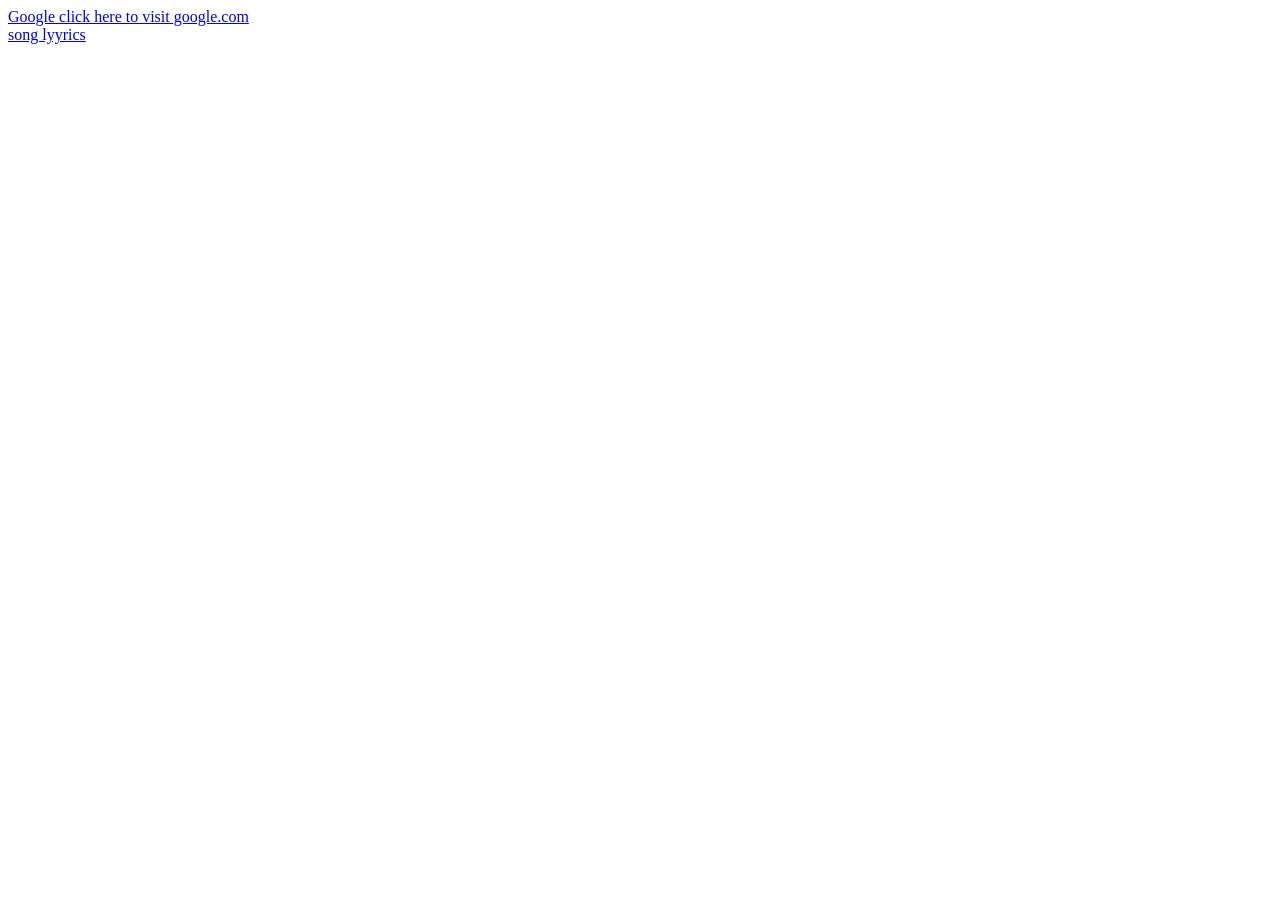
<file: OneDrive/Desktop/chat bot ai/web site/lyrics.html>
<!DOCTYPE html>
<html>
    <head>
        <title>
            My first web site

        </title>
    </head>
    <body>
        <a href="https://www.google.com/"
        target="_blank"
    title="Visit Google">Google
    click here to visit google.com
</a>
<br>
<a href="lyrics.html"
    >
    song lyyrics
</a>
    </body>
</html>
</file>
<file: styles.css>
* {
    margin: 0;
    padding: 0;
    box-sizing: border-box;
}

:root {
    /* Premium Color Palette */
    --primary: #FFD60A;
    --primary-dark: #FFC300;
    --primary-light: #FFDE4D;
    --secondary: #0066FF;
    --secondary-light: #3384FF;
    --accent: #6366F1;
    
    /* Backgrounds */
    --bg-dark: #0F1419;
    --bg-secondary: #1a1f2e;
    --bg-tertiary: #262D3D;
    
    /* Text */
    --text-primary: #FFFFFF;
    --text-secondary: #A8B2C7;
    --text-tertiary: #7A8899;
    
    /* Status Colors */
    --success: #10B981;
    --success-light: #D1FAE5;
    --danger: #EF4444;
    --danger-light: #FEE2E2;
    --warning: #F59E0B;
    --warning-light: #FEF3C7;
    --info: #06B6D4;
    --info-light: #CFFAFE;
    
    /* Borders & Shadows */
    --border: #2a3142;
    --border-light: #3E4557;
    --shadow-sm: 0 2px 8px rgba(0, 0, 0, 0.3);
    --shadow-md: 0 8px 16px rgba(0, 0, 0, 0.4);
    --shadow-lg: 0 16px 32px rgba(0, 0, 0, 0.5);
    --shadow-xl: 0 24px 48px rgba(0, 0, 0, 0.6);
    
    /* Gradients */
    --gradient-primary: linear-gradient(135deg, #FFD60A 0%, #FFC300 100%);
    --gradient-secondary: linear-gradient(135deg, #0066FF 0%, #3384FF 100%);
    --gradient-dark: linear-gradient(135deg, #1a1f2e 0%, #262D3D 100%);
}

html {
    scroll-behavior: smooth;
}

body {
    font-family: -apple-system, BlinkMacSystemFont, 'Segoe UI', 'Roboto', 'Helvetica Neue', sans-serif;
    background-color: var(--bg-dark);
    color: var(--text-primary);
    line-height: 1.6;
    font-size: 16px;
    -webkit-font-smoothing: antialiased;
    -moz-osx-font-smoothing: grayscale;
}

/* ============ FLOATING BACKGROUND ANIMATIONS ============ */
.floating-bg-container {
    position: fixed;
    top: 0;
    left: 0;
    width: 100%;
    height: 100%;
    z-index: 0;
    pointer-events: none;
    opacity: 0.08;
}

.floating-bubble {
    position: absolute;
    font-size: 60px;
    animation: floatBubble 20s infinite ease-in-out;
    filter: drop-shadow(0 0 10px rgba(255, 214, 10, 0.3));
}

.bubble-1 { top: 10%; left: 5%; animation-delay: 0s; animation-duration: 25s; }
.bubble-2 { top: 20%; left: 15%; animation-delay: 2s; animation-duration: 30s; }
.bubble-3 { top: 50%; left: 10%; animation-delay: 4s; animation-duration: 28s; }
.bubble-4 { top: 60%; right: 10%; animation-delay: 1s; animation-duration: 26s; }
.bubble-5 { top: 30%; right: 15%; animation-delay: 3s; animation-duration: 32s; }
.bubble-6 { top: 70%; right: 20%; animation-delay: 5s; animation-duration: 24s; }

@keyframes floatBubble {
    0%, 100% {
        transform: translateY(0px) translateX(0px) rotate(0deg) scale(1);
        opacity: 0.3;
    }
    25% {
        transform: translateY(-80px) translateX(30px) rotate(90deg) scale(1.1);
        opacity: 0.5;
    }
    50% {
        transform: translateY(-150px) translateX(-30px) rotate(180deg) scale(0.9);
        opacity: 0.3;
    }
    75% {
        transform: translateY(-80px) translateX(50px) rotate(270deg) scale(1.05);
        opacity: 0.4;
    }
}

.container {
    display: flex;
    height: 100vh;
    position: relative;
    overflow: hidden;
}

@keyframes badgeGlow {
    0%, 100% {
        box-shadow: 0 0 0 0 rgba(255, 214, 10, 0.4);
    }
    50% {
        box-shadow: 0 0 0 6px rgba(255, 214, 10, 0);
    }
}

/* ============ SIDEBAR ============ */
.sidebar {
    width: 320px;
    background: linear-gradient(135deg, var(--bg-secondary), var(--bg-tertiary));
    border-right: 1px solid var(--border-light);
    overflow-y: auto;
    padding: 20px;
    display: flex;
    flex-direction: column;
    z-index: 1;
    position: relative;
    animation: sidebarSlideIn 0.5s ease-out;
}

@keyframes sidebarSlideIn {
    from {
        transform: translateX(-100%);
        opacity: 0;
    }
    to {
        transform: translateX(0);
        opacity: 1;
    }
}

.sidebar-header {
    margin-bottom: 20px;
    border-bottom: 2px solid var(--primary);
    padding-bottom: 10px;
    animation: slideInDown 0.4s ease-out;
}

.sidebar-header h3 {
    font-size: 16px;
    font-weight: 600;
    background: var(--gradient-primary);
    -webkit-background-clip: text;
    -webkit-text-fill-color: transparent;
    background-clip: text;
}

.context-section {
    margin-bottom: 20px;
    animation: sectionFadeIn 0.5s ease-out backwards;
}

.context-section:nth-child(2) { animation-delay: 0.1s; }
.context-section:nth-child(3) { animation-delay: 0.2s; }
.context-section:nth-child(4) { animation-delay: 0.3s; }
.context-section:nth-child(5) { animation-delay: 0.4s; }

@keyframes sectionFadeIn {
    from {
        opacity: 0;
        transform: translateY(10px);
    }
    to {
        opacity: 1;
        transform: translateY(0);
    }
}

.context-section h4 {
    font-size: 12px;
    text-transform: uppercase;
    color: var(--primary);
    margin-bottom: 10px;
    font-weight: 600;
    letter-spacing: 0.5px;
}

/* User Profile */
.user-profile {
    display: flex;
    align-items: center;
    gap: 12px;
    background-color: var(--bg-dark);
    padding: 12px;
    border-radius: 8px;
    margin-bottom: 10px;
}

.user-profile.animated-profile {
    background: var(--gradient-dark);
    border: 1px solid var(--border-light);
    box-shadow: var(--shadow-sm);
    transition: all 0.3s ease;
}

.user-profile.animated-profile:hover {
    box-shadow: var(--shadow-md);
    transform: translateY(-2px);
}

.user-avatar {
    font-size: 32px;
    flex-shrink: 0;
    transition: transform 0.3s ease;
}

.user-avatar.avatar-pulse {
    animation: avatarPulse 3s ease-in-out infinite;
}

@keyframes avatarPulse {
    0%, 100% {
        transform: scale(1);
    }
    50% {
        transform: scale(1.15);
    }
}

.user-info {
    flex: 1;
}

.user-name {
    font-size: 14px;
    font-weight: 600;
    margin-bottom: 2px;
    background: linear-gradient(135deg, var(--primary), var(--secondary-light));
    -webkit-background-clip: text;
    -webkit-text-fill-color: transparent;
    background-clip: text;
}

.user-tier {
    font-size: 12px;
    color: var(--primary);
    font-weight: 500;
}

.status-badge {
    display: inline-block;
    padding: 4px 8px;
    background: rgba(255, 214, 10, 0.15);
    border-radius: 4px;
    animation: badgeGlow 2s ease-in-out infinite;
}

/* Orders */
.active-orders, .order-list {
    display: flex;
    flex-direction: column;
    gap: 8px;
}

.order-card {
    background-color: var(--bg-dark);
    padding: 12px;
    border-radius: 8px;
    border-left: 3px solid var(--primary);
    display: flex;
    justify-content: space-between;
    align-items: center;
}

.order-card-animated {
    background: linear-gradient(135deg, rgba(255, 214, 10, 0.05), rgba(0, 102, 255, 0.05));
    border: 1px solid var(--border-light);
    border-left: 3px solid var(--primary);
    box-shadow: var(--shadow-sm);
    transition: all 0.3s ease;
    animation: slideInCard 0.5s ease-out;
}

.order-card-animated:hover {
    box-shadow: var(--shadow-md);
    transform: translateX(4px);
    border-left: 3px solid var(--secondary);
}

@keyframes slideInCard {
    from {
        opacity: 0;
        transform: translateX(-20px);
    }
    to {
        opacity: 1;
        transform: translateX(0);
    }
}

.order-id {
    font-size: 13px;
    font-weight: 600;
    display: flex;
    align-items: center;
    gap: 6px;
}

.order-status {
    font-size: 11px;
    padding: 4px 8px;
    border-radius: 4px;
    font-weight: 600;
    transition: all 0.3s ease;
}

.order-status.delivering {
    background-color: rgba(52, 152, 219, 0.2);
    color: #3498db;
}

.order-status.status-pulse {
    animation: statusPulse 2s ease-in-out infinite;
}

@keyframes statusPulse {
    0%, 100% {
        box-shadow: 0 0 0 0 rgba(52, 152, 219, 0.4);
    }
    50% {
        box-shadow: 0 0 0 8px rgba(52, 152, 219, 0);
    }
}

.order-time {
    font-size: 11px;
    color: var(--text-secondary);
    margin-top: 4px;
    font-weight: 500;
}

.order-item {
    background-color: var(--bg-dark);
    padding: 10px;
    border-radius: 6px;
    display: flex;
    justify-content: space-between;
    align-items: center;
    font-size: 13px;
    border: 1px solid transparent;
    transition: all 0.3s ease;
    animation: orderItemFade 0.4s ease-out backwards;
}

.order-item:nth-child(1) { animation-delay: 0.1s; }
.order-item:nth-child(2) { animation-delay: 0.2s; }
.order-item:nth-child(3) { animation-delay: 0.3s; }

@keyframes orderItemFade {
    from {
        opacity: 0;
        transform: translateY(-8px);
    }
    to {
        opacity: 1;
        transform: translateY(0);
    }
}

.order-item:hover {
    background: linear-gradient(135deg, rgba(255, 214, 10, 0.08), rgba(0, 102, 255, 0.08));
    border-color: var(--border-light);
    transform: translateX(3px);
}

.order-tag {
    font-size: 10px;
    padding: 3px 6px;
    border-radius: 3px;
    font-weight: 600;
    transition: all 0.3s ease;
}

.order-tag.delivered {
    background: rgba(16, 185, 129, 0.15);
    color: var(--success);
}

.order-tag.cancelled {
    background: rgba(239, 68, 68, 0.15);
    color: var(--danger);
}

.order-tag:hover {
    transform: scale(1.05);
}

/* Cart */
.cart-items {
    display: flex;
    flex-direction: column;
    gap: 8px;
}

.cart-item {
    background-color: var(--bg-dark);
    padding: 10px;
    border-radius: 6px;
    display: flex;
    justify-content: space-between;
    align-items: center;
    font-size: 13px;
    border: 1px solid transparent;
    transition: all 0.3s ease;
    animation: cartItemSlide 0.4s ease-out backwards;
}

.cart-item:nth-child(1) { animation-delay: 0.1s; }
.cart-item:nth-child(2) { animation-delay: 0.2s; }

@keyframes cartItemSlide {
    from {
        opacity: 0;
        transform: translateX(-10px);
    }
    to {
        opacity: 1;
        transform: translateX(0);
    }
}

.cart-item:hover {
    background: linear-gradient(135deg, rgba(255, 214, 10, 0.1), rgba(0, 102, 255, 0.1));
    border-color: var(--border-light);
    transform: translateX(4px);
}

.qty {
    background: var(--gradient-primary);
    color: var(--bg-dark);
    padding: 2px 8px;
    border-radius: 4px;
    font-weight: 600;
    font-size: 11px;
    animation: qtyBounce 0.5s cubic-bezier(0.34, 1.56, 0.64, 1);
}

@keyframes qtyBounce {
    0%, 100% { transform: scale(1); }
    50% { transform: scale(1.2); }
}

/* Admin Link */
.admin-link {
    margin-top: auto;
    display: block;
    text-align: center;
    background: var(--gradient-primary);
    color: var(--bg-dark);
    padding: 12px;
    border-radius: 8px;
    text-decoration: none;
    font-weight: 600;
    transition: all 0.3s cubic-bezier(0.34, 1.56, 0.64, 1);
    box-shadow: var(--shadow-md);
    position: relative;
    overflow: hidden;
    animation: slideUp 0.5s ease-out 0.5s backwards;
}

.admin-link::before {
    content: '';
    position: absolute;
    top: 0;
    left: -100%;
    width: 100%;
    height: 100%;
    background: rgba(255, 255, 255, 0.2);
    transition: left 0.3s;
}

.admin-link:hover {
    background: var(--gradient-secondary);
    transform: translateY(-3px);
    box-shadow: var(--shadow-lg);
}

.admin-link:hover::before {
    left: 100%;
}

.admin-link:active {
    transform: translateY(-1px);
}

/* ============ CHAT CONTAINER ============ */
.chat-container {
    flex: 1;
    display: flex;
    flex-direction: column;
    background: linear-gradient(135deg, var(--bg-dark) 0%, rgba(15, 20, 25, 0.8) 100%);
    position: relative;
    z-index: 1;
}

.chat-header {
    background: var(--gradient-primary);
    color: var(--bg-dark);
    padding: 20px;
    border-bottom: 1px solid var(--border);
    display: flex;
    justify-content: space-between;
    align-items: center;
    position: relative;
    overflow: hidden;
    z-index: 1;
    animation: headerSlideDown 0.5s ease-out;
}

@keyframes headerSlideDown {
    from {
        transform: translateY(-100%);
        opacity: 0;
    }
    to {
        transform: translateY(0);
        opacity: 1;
    }
}

.chat-header::before {
    content: '';
    position: absolute;
    top: 0;
    left: 0;
    right: 0;
    bottom: 0;
    background: linear-gradient(135deg, rgba(255, 255, 255, 0.1) 0%, rgba(255, 255, 255, 0) 100%);
    pointer-events: none;
}

.header-content {
    position: relative;
    z-index: 2;
}

.header-content h1 {
    font-size: 24px;
    margin-bottom: 4px;
    font-weight: 700;
    letter-spacing: -0.5px;
}

.header-content p {
    font-size: 12px;
    opacity: 0.9;
    font-weight: 500;
}

.header-btn {
    background: rgba(0, 0, 0, 0.2);
    border: none;
    color: var(--bg-dark);
    font-size: 20px;
    padding: 8px 12px;
    border-radius: 6px;
    cursor: pointer;
    transition: all 0.3s cubic-bezier(0.34, 1.56, 0.64, 1);
    position: relative;
    z-index: 2;
    box-shadow: 0 2px 8px rgba(0, 0, 0, 0.2);
}

.header-btn:hover {
    background: rgba(0, 0, 0, 0.3);
    transform: scale(1.1) rotate(10deg);
    box-shadow: 0 4px 12px rgba(0, 0, 0, 0.3);
}

.header-btn:active {
    transform: scale(0.95);
}

/* Chat Messages */
.chat-messages {
    flex: 1;
    overflow-y: auto;
    padding: 20px;
    display: flex;
    flex-direction: column;
    gap: 16px;
    scroll-behavior: smooth;
    position: relative;
    z-index: 1;
}

.message {
    display: flex;
    gap: 12px;
    animation: messageSlideIn 0.4s cubic-bezier(0.34, 1.56, 0.64, 1);
}

@keyframes messageSlideIn {
    from {
        opacity: 0;
        transform: translateY(20px) scale(0.95);
    }
    to {
        opacity: 1;
        transform: translateY(0) scale(1);
    }
}

.message-avatar {
    font-size: 24px;
    flex-shrink: 0;
    animation: avatarBounce 0.6s ease-out;
}

@keyframes avatarBounce {
    0% {
        transform: scale(0);
        opacity: 0;
    }
    50% {
        transform: scale(1.1);
    }
    100% {
        transform: scale(1);
        opacity: 1;
    }
}

.message-content {
    background-color: var(--bg-secondary);
    padding: 12px 16px;
    border-radius: 12px;
    max-width: 70%;
    border: 1px solid var(--border);
    box-shadow: var(--shadow-sm);
    transition: all 0.3s ease;
}

.message-content p {
    margin-bottom: 8px;
    font-size: 14px;
    line-height: 1.5;
}

.message-content p:last-child {
    margin-bottom: 0;
}

.message-content ul {
    list-style: none;
    padding-left: 0;
    margin: 8px 0;
}

.message-content li {
    font-size: 13px;
    padding: 4px 0;
    animation: listItemAppear 0.4s ease forwards;
    opacity: 0;
}

.message-content li:nth-child(1) { animation-delay: 0.1s; }
.message-content li:nth-child(2) { animation-delay: 0.2s; }
.message-content li:nth-child(3) { animation-delay: 0.3s; }
.message-content li:nth-child(4) { animation-delay: 0.4s; }
.message-content li:nth-child(5) { animation-delay: 0.5s; }

@keyframes listItemAppear {
    from {
        opacity: 0;
        transform: translateX(-10px);
    }
    to {
        opacity: 1;
        transform: translateX(0);
    }
}

.bot-message {
    justify-content: flex-start;
}

.bot-message .message-content {
    background: linear-gradient(135deg, var(--bg-secondary), var(--bg-tertiary));
}

.bot-message .message-content:hover {
    box-shadow: var(--shadow-md);
    transform: translateY(-2px);
}

.user-message {
    justify-content: flex-end;
    flex-direction: row-reverse;
}

.user-message .message-avatar {
    font-size: 20px;
}

.user-message .message-content {
    background: var(--gradient-secondary);
    color: white;
    border-color: var(--secondary);
    max-width: 70%;
}

.user-message .message-content:hover {
    box-shadow: var(--shadow-lg);
    transform: translateY(-2px);
}

.timestamp {
    font-size: 11px;
    color: var(--text-secondary);
    margin-top: 4px;
    animation: fadeInTimestamp 0.5s ease forwards;
    opacity: 0;
}

@keyframes fadeInTimestamp {
    to {
        opacity: 1;
    }
}

/* Image in message */
.message-image {
    max-width: 200px;
    border-radius: 8px;
    margin-top: 8px;
}

/* Sentiment Bar */
.sentiment-bar {
    padding: 12px 20px;
    background-color: var(--bg-secondary);
    border-top: 1px solid var(--border);
    border-bottom: 1px solid var(--border);
    display: flex;
    align-items: center;
    gap: 12px;
    font-size: 13px;
    z-index: 1;
    position: relative;
    animation: slideUpInput 0.5s ease-out;
}

.sentiment-indicator {
    display: flex;
    gap: 8px;
}

.sentiment-dot {
    cursor: pointer;
    font-size: 18px;
    opacity: 0.3;
    transition: all 0.3s cubic-bezier(0.34, 1.56, 0.64, 1);
    animation: dotAppear 0.4s ease-out backwards;
}

.sentiment-dot:nth-child(1) { animation-delay: 0.1s; }
.sentiment-dot:nth-child(2) { animation-delay: 0.2s; }
.sentiment-dot:nth-child(3) { animation-delay: 0.3s; }

@keyframes dotAppear {
    from {
        opacity: 0;
        transform: scale(0);
    }
    to {
        opacity: 0.3;
        transform: scale(1);
    }
}

.sentiment-dot.positive {
    opacity: 1;
    animation: sentimentPulse 2s ease-in-out infinite;
}

@keyframes sentimentPulse {
    0%, 100% {
        transform: scale(1);
        opacity: 1;
    }
    50% {
        transform: scale(1.2);
        opacity: 0.8;
    }
}

.sentiment-dot:hover {
    opacity: 1;
    transform: scale(1.15);
}

/* Quick Actions */
.quick-actions {
    display: flex;
    gap: 8px;
    padding: 12px 20px;
    flex-wrap: wrap;
    background-color: var(--bg-secondary);
    border-top: 1px solid var(--border);
    z-index: 1;
    position: relative;
}

.quick-btn {
    background-color: var(--bg-dark);
    color: var(--text-primary);
    border: 1px solid var(--border);
    padding: 8px 12px;
    border-radius: 6px;
    font-size: 12px;
    cursor: pointer;
    transition: all 0.3s cubic-bezier(0.34, 1.56, 0.64, 1);
    white-space: nowrap;
    animation: quickBtnAppear 0.5s ease-out backwards;
    box-shadow: var(--shadow-sm);
}

.quick-btn:nth-child(1) { animation-delay: 0.1s; }
.quick-btn:nth-child(2) { animation-delay: 0.2s; }
.quick-btn:nth-child(3) { animation-delay: 0.3s; }
.quick-btn:nth-child(4) { animation-delay: 0.4s; }

@keyframes quickBtnAppear {
    from {
        opacity: 0;
        transform: translateY(10px) scale(0.9);
    }
    to {
        opacity: 1;
        transform: translateY(0) scale(1);
    }
}

.quick-btn:hover {
    background: var(--gradient-primary);
    color: var(--bg-dark);
    border-color: var(--primary);
    transform: translateY(-4px) scale(1.05);
    box-shadow: var(--shadow-md);
}

.quick-btn:active {
    transform: translateY(-2px) scale(1.02);
}

.quick-btn::before {
    content: '';
    position: absolute;
    top: 50%;
    left: 50%;
    width: 0;
    height: 0;
    border-radius: 50%;
    background: rgba(255, 214, 10, 0.3);
    transform: translate(-50%, -50%);
    pointer-events: none;
}

/* Chat Input Area */
.chat-input-area {
    padding: 16px 20px;
    background-color: var(--bg-secondary);
    border-top: 1px solid var(--border);
    z-index: 1;
    position: relative;
    animation: slideUpInput 0.5s ease-out;
}

@keyframes slideUpInput {
    from {
        opacity: 0;
        transform: translateY(20px);
    }
    to {
        opacity: 1;
        transform: translateY(0);
    }
}

.input-wrapper {
    display: flex;
    gap: 8px;
    align-items: flex-end;
}

.input-btn {
    background-color: transparent;
    border: 1px solid var(--border);
    color: var(--text-primary);
    padding: 10px 12px;
    border-radius: 6px;
    cursor: pointer;
    font-size: 16px;
    transition: all 0.3s cubic-bezier(0.34, 1.56, 0.64, 1);
    flex-shrink: 0;
    position: relative;
    overflow: hidden;
    box-shadow: var(--shadow-sm);
}

.input-btn::after {
    content: '';
    position: absolute;
    top: 50%;
    left: 50%;
    width: 0;
    height: 0;
    border-radius: 50%;
    background: rgba(255, 214, 10, 0.4);
    transform: translate(-50%, -50%);
    transition: width 0.6s, height 0.6s;
}

.input-btn:hover {
    background: var(--gradient-secondary);
    color: white;
    border-color: var(--secondary);
    transform: translateY(-2px);
    box-shadow: var(--shadow-md);
}

.input-btn:active {
    transform: translateY(0);
    box-shadow: var(--shadow-sm);
}

.input-btn:active::after {
    width: 300px;
    height: 300px;
}

.send-btn {
    background: var(--gradient-primary);
    color: var(--bg-dark);
    border-color: var(--primary);
    font-weight: 600;
    animation: sendBtnPulse 2s ease-in-out infinite;
}

.send-btn:hover {
    background: var(--gradient-primary);
    border-color: var(--primary-dark);
    box-shadow: var(--shadow-lg);
    animation: none;
}

@keyframes sendBtnPulse {
    0%, 100% {
        box-shadow: 0 0 0 0 rgba(255, 214, 10, 0.4);
    }
    50% {
        box-shadow: 0 0 0 6px rgba(255, 214, 10, 0);
    }
}

textarea {
    flex: 1;
    background-color: var(--bg-dark);
    color: var(--text-primary);
    border: 1px solid var(--border);
    padding: 10px 12px;
    border-radius: 6px;
    font-family: inherit;
    font-size: 14px;
    resize: none;
    max-height: 100px;
    transition: all 0.3s ease;
    box-shadow: var(--shadow-sm);
}

textarea:focus {
    outline: none;
    border-color: var(--primary);
    background-color: var(--bg-tertiary);
    box-shadow: 0 0 0 3px rgba(255, 214, 10, 0.1), var(--shadow-md);
}

textarea::placeholder {
    color: var(--text-tertiary);
}

/* Image Preview */
.image-preview {
    display: flex;
    gap: 8px;
    margin-top: 8px;
    flex-wrap: wrap;
}

.preview-item {
    position: relative;
    width: 80px;
    height: 80px;
    border-radius: 6px;
    overflow: hidden;
    border: 1px solid var(--border);
}

.preview-item img {
    width: 100%;
    height: 100%;
    object-fit: cover;
}

.remove-preview {
    position: absolute;
    top: 4px;
    right: 4px;
    background-color: var(--danger);
    color: white;
    border: none;
    border-radius: 50%;
    width: 20px;
    height: 20px;
    cursor: pointer;
    display: flex;
    align-items: center;
    justify-content: center;
    font-size: 12px;
}

/* Chat Footer */
.chat-footer {
    padding: 12px 20px;
    background-color: var(--bg-secondary);
    border-top: 1px solid var(--border);
    text-align: center;
    z-index: 1;
    position: relative;
}

.escalate-btn {
    background: linear-gradient(135deg, var(--danger), #c0392b);
    color: white;
    border: none;
    padding: 10px 16px;
    border-radius: 6px;
    cursor: pointer;
    font-weight: 600;
    margin-bottom: 8px;
    transition: all 0.3s cubic-bezier(0.34, 1.56, 0.64, 1);
    box-shadow: var(--shadow-md);
    animation: escalateBtnFloat 3s ease-in-out infinite;
}

@keyframes escalateBtnFloat {
    0%, 100% {
        transform: translateY(0);
    }
    50% {
        transform: translateY(-3px);
    }
}

.escalate-btn:hover {
    background: linear-gradient(135deg, #c0392b, #a93226);
    transform: translateY(-4px) scale(1.05);
    box-shadow: var(--shadow-lg);
    animation: none;
}

.escalate-btn:active {
    transform: translateY(-2px) scale(1.02);
}

.footer-text {
    font-size: 11px;
    color: var(--text-secondary);
}

/* ============ MODALS ============ */
.modal {
    display: none;
    position: fixed;
    z-index: 1000;
    left: 0;
    top: 0;
    width: 100%;
    height: 100%;
    background-color: rgba(0, 0, 0, 0.6);
    backdrop-filter: blur(5px);
    -webkit-backdrop-filter: blur(5px);
    animation: fadeInBackdrop 0.3s;
}

@keyframes fadeInBackdrop {
    from {
        opacity: 0;
        backdrop-filter: blur(0px);
    }
    to {
        opacity: 1;
        backdrop-filter: blur(5px);
    }
}

.modal.show {
    display: flex;
    align-items: center;
    justify-content: center;
}

.modal-content {
    background: linear-gradient(135deg, var(--bg-secondary), var(--bg-tertiary));
    padding: 24px;
    border-radius: 12px;
    width: 90%;
    max-width: 500px;
    border: 1px solid var(--border-light);
    position: relative;
    animation: modalSlideUp 0.4s cubic-bezier(0.34, 1.56, 0.64, 1);
    box-shadow: var(--shadow-xl);
}

@keyframes modalSlideUp {
    from {
        transform: translateY(60px) scale(0.9);
        opacity: 0;
    }
    to {
        transform: translateY(0) scale(1);
        opacity: 1;
    }
}

.close {
    position: absolute;
    right: 20px;
    top: 20px;
    font-size: 28px;
    font-weight: bold;
    color: var(--text-secondary);
    cursor: pointer;
    transition: all 0.3s;
    width: 32px;
    height: 32px;
    display: flex;
    align-items: center;
    justify-content: center;
    border-radius: 6px;
    border: 1px solid transparent;
}

.close:hover {
    color: var(--text-primary);
    background-color: var(--bg-dark);
    border-color: var(--border);
    transform: rotate(90deg);
}

.modal-content h2 {
    margin-bottom: 16px;
    background: linear-gradient(135deg, var(--primary), var(--secondary-light));
    -webkit-background-clip: text;
    -webkit-text-fill-color: transparent;
    background-clip: text;
    animation: slideInDown 0.4s ease-out;
}

@keyframes slideInDown {
    from {
        opacity: 0;
        transform: translateY(-10px);
    }
    to {
        opacity: 1;
        transform: translateY(0);
    }
}

.modal-body {
    margin-bottom: 20px;
    animation: fadeInContent 0.5s ease-out 0.2s forwards;
    opacity: 0;
}

@keyframes fadeInContent {
    to {
        opacity: 1;
    }
}

.modal-body.success {
    text-align: center;
}

.success-icon {
    font-size: 48px;
    margin-bottom: 16px;
    animation: successBounce 0.6s cubic-bezier(0.34, 1.56, 0.64, 1);
}

@keyframes successBounce {
    0% {
        transform: scale(0);
        opacity: 0;
    }
    50% {
        transform: scale(1.15);
    }
    100% {
        transform: scale(1);
        opacity: 1;
    }
}

.agent-info, .queue-info {
    background-color: var(--bg-dark);
    padding: 16px;
    border-radius: 8px;
    margin-bottom: 16px;
    border: 1px solid var(--border);
    animation: slideInLeft 0.4s ease-out;
}

.agent-info h4 {
    color: var(--primary);
    margin-bottom: 12px;
    font-size: 14px;
}

.summary-box p {
    font-size: 13px;
    margin-bottom: 8px;
    display: flex;
    justify-content: space-between;
}

.queue-info p {
    font-size: 13px;
    margin-bottom: 8px;
}

.refund-details p {
    font-size: 14px;
    margin-bottom: 8px;
    background-color: var(--bg-dark);
    padding: 8px 12px;
    border-radius: 6px;
}

.modal-buttons {
    display: flex;
    gap: 12px;
    animation: slideUp 0.4s ease-out;
}

.btn-primary, .btn-secondary {
    flex: 1;
    padding: 12px;
    border: none;
    border-radius: 6px;
    font-weight: 600;
    cursor: pointer;
    font-size: 14px;
    transition: all 0.3s cubic-bezier(0.34, 1.56, 0.64, 1);
    box-shadow: var(--shadow-sm);
}

.btn-primary {
    background: var(--gradient-primary);
    color: var(--bg-dark);
}

.btn-primary:hover {
    background: linear-gradient(135deg, var(--primary-light), #FFC300);
    transform: translateY(-2px);
    box-shadow: var(--shadow-md);
}

.btn-primary:active {
    transform: translateY(0);
}

.btn-secondary {
    background-color: var(--bg-dark);
    color: var(--text-primary);
    border: 1px solid var(--border);
}

.btn-secondary:hover {
    background-color: var(--border);
    transform: translateY(-2px);
    box-shadow: var(--shadow-md);
}

.btn-secondary:active {
    transform: translateY(0);
}

/* ============ SCROLLBAR STYLING ============ */
.chat-messages::-webkit-scrollbar,
.sidebar::-webkit-scrollbar {
    width: 8px;
}

.chat-messages::-webkit-scrollbar-track,
.sidebar::-webkit-scrollbar-track {
    background: transparent;
}

.chat-messages::-webkit-scrollbar-thumb,
.sidebar::-webkit-scrollbar-thumb {
    background: var(--border);
    border-radius: 4px;
}

.chat-messages::-webkit-scrollbar-thumb:hover,
.sidebar::-webkit-scrollbar-thumb:hover {
    background: var(--text-secondary);
}

/* ============ ADVANCED ANIMATIONS ============ */
@keyframes slideInRight {
    from {
        transform: translateX(400px);
        opacity: 0;
    }
    to {
        transform: translateX(0);
        opacity: 1;
    }
}

@keyframes slideInLeft {
    from {
        transform: translateX(-400px);
        opacity: 0;
    }
    to {
        transform: translateX(0);
        opacity: 1;
    }
}

@keyframes rippleEffect {
    to {
        width: 200px;
        height: 200px;
        opacity: 0;
    }
}

@keyframes spin {
    to {
        transform: rotate(360deg);
    }
}

@keyframes shimmer {
    0% { background-position: -1000px 0; }
    100% { background-position: 1000px 0; }
}

@keyframes glow {
    0%, 100% { box-shadow: 0 0 5px rgba(255, 214, 10, 0.5); }
    50% { box-shadow: 0 0 20px rgba(255, 214, 10, 0.8); }
}

/* Loading skeleton animation */
.skeleton {
    background: linear-gradient(90deg, var(--bg-secondary) 25%, var(--border) 50%, var(--bg-secondary) 75%);
    background-size: 1000px 100%;
    animation: shimmer 2s infinite;
}

/* Hover glow effect */
.glow-hover:hover {
    animation: glow 1s infinite;
}

/* Validation feedback styles */
.validation-feedback {
    display: block;
    font-size: 12px;
    margin-top: 4px;
    transition: all 0.3s ease;
}

.validation-feedback.error {
    color: var(--danger);
}

.validation-feedback.success {
    color: var(--success);
}

/* Notification styles */
#notification-container {
    position: fixed;
    top: 20px;
    right: 20px;
    z-index: 2000;
}

/* Light theme support */
body.light-theme {
    --text-primary: #0F1419;
    --text-secondary: #666666;
    --bg-dark: #FFFFFF;
    --bg-secondary: #F5F5F5;
    --border: #DEDEDE;
}

body.light-theme .message-content {
    background-color: #F0F0F0;
    border-color: #DEDEDE;
}

/* Responsive animations */
@media (prefers-reduced-motion: reduce) {
    * {
        animation-duration: 0.01ms !important;
        animation-iteration-count: 1 !important;
        transition-duration: 0.01ms !important;
    }
}

/* Smooth transitions */
* {
    transition: background-color 0.3s ease, color 0.3s ease, border-color 0.3s ease;
}

button, input, textarea, select {
    transition: all 0.3s ease;
}

/* Focus visible for accessibility */
:focus-visible {
    outline: 2px solid var(--primary);
    outline-offset: 2px;
}

/* ============ RESPONSIVE ============ */
@media (max-width: 1024px) {
    .sidebar {
        width: 280px;
    }

    .message-content {
        max-width: 85%;
    }

    .user-message .message-content {
        max-width: 85%;
    }
}

@media (max-width: 768px) {
    .container {
        flex-direction: column;
    }

    .sidebar {
        width: 100%;
        height: auto;
        max-height: 30vh;
        border-right: none;
        border-bottom: 1px solid var(--border);
    }

    .chat-container {
        height: auto;
        flex: 1;
    }

    .chat-messages {
        max-height: 40vh;
    }

    .message-content, .user-message .message-content {
        max-width: 90%;
    }

    .quick-actions {
        flex-direction: column;
    }

    .quick-btn {
        width: 100%;
    }

    .modal-content {
        width: 95%;
    }
}
</file>
<file: OneDrive/Desktop/chat bot ai/chatbot-frontend/styles.css>
* {
    margin: 0;
    padding: 0;
    box-sizing: border-box;
}

:root {
    /* Premium Color Palette */
    --primary: #FFD60A;
    --primary-dark: #FFC300;
    --primary-light: #FFDE4D;
    --secondary: #0066FF;
    --secondary-light: #3384FF;
    --accent: #6366F1;
    
    /* Backgrounds */
    --bg-dark: #0F1419;
    --bg-secondary: #1a1f2e;
    --bg-tertiary: #262D3D;
    
    /* Text */
    --text-primary: #FFFFFF;
    --text-secondary: #A8B2C7;
    --text-tertiary: #7A8899;
    
    /* Status Colors */
    --success: #10B981;
    --success-light: #D1FAE5;
    --danger: #EF4444;
    --danger-light: #FEE2E2;
    --warning: #F59E0B;
    --warning-light: #FEF3C7;
    --info: #06B6D4;
    --info-light: #CFFAFE;
    
    /* Borders & Shadows */
    --border: #2a3142;
    --border-light: #3E4557;
    --shadow-sm: 0 2px 8px rgba(0, 0, 0, 0.3);
    --shadow-md: 0 8px 16px rgba(0, 0, 0, 0.4);
    --shadow-lg: 0 16px 32px rgba(0, 0, 0, 0.5);
    --shadow-xl: 0 24px 48px rgba(0, 0, 0, 0.6);
    
    /* Gradients */
    --gradient-primary: linear-gradient(135deg, #FFD60A 0%, #FFC300 100%);
    --gradient-secondary: linear-gradient(135deg, #0066FF 0%, #3384FF 100%);
    --gradient-dark: linear-gradient(135deg, #1a1f2e 0%, #262D3D 100%);
}

html {
    scroll-behavior: smooth;
}

body {
    font-family: -apple-system, BlinkMacSystemFont, 'Segoe UI', 'Roboto', 'Helvetica Neue', sans-serif;
    background-color: var(--bg-dark);
    color: var(--text-primary);
    line-height: 1.6;
    font-size: 16px;
    -webkit-font-smoothing: antialiased;
    -moz-osx-font-smoothing: grayscale;
}

/* ============ FLOATING BACKGROUND ANIMATIONS ============ */
.floating-bg-container {
    position: fixed;
    top: 0;
    left: 0;
    width: 100%;
    height: 100%;
    z-index: 0;
    pointer-events: none;
    opacity: 0.08;
}

.floating-bubble {
    position: absolute;
    font-size: 60px;
    animation: floatBubble 20s infinite ease-in-out;
    filter: drop-shadow(0 0 10px rgba(255, 214, 10, 0.3));
}

.bubble-1 { top: 10%; left: 5%; animation-delay: 0s; animation-duration: 25s; }
.bubble-2 { top: 20%; left: 15%; animation-delay: 2s; animation-duration: 30s; }
.bubble-3 { top: 50%; left: 10%; animation-delay: 4s; animation-duration: 28s; }
.bubble-4 { top: 60%; right: 10%; animation-delay: 1s; animation-duration: 26s; }
.bubble-5 { top: 30%; right: 15%; animation-delay: 3s; animation-duration: 32s; }
.bubble-6 { top: 70%; right: 20%; animation-delay: 5s; animation-duration: 24s; }

@keyframes floatBubble {
    0%, 100% {
        transform: translateY(0px) translateX(0px) rotate(0deg) scale(1);
        opacity: 0.3;
    }
    25% {
        transform: translateY(-80px) translateX(30px) rotate(90deg) scale(1.1);
        opacity: 0.5;
    }
    50% {
        transform: translateY(-150px) translateX(-30px) rotate(180deg) scale(0.9);
        opacity: 0.3;
    }
    75% {
        transform: translateY(-80px) translateX(50px) rotate(270deg) scale(1.05);
        opacity: 0.4;
    }
}

.container {
    display: flex;
    height: 100vh;
    position: relative;
    overflow: hidden;
}

@keyframes badgeGlow {
    0%, 100% {
        box-shadow: 0 0 0 0 rgba(255, 214, 10, 0.4);
    }
    50% {
        box-shadow: 0 0 0 6px rgba(255, 214, 10, 0);
    }
}

/* ============ SIDEBAR ============ */
.sidebar {
    width: 320px;
    background: linear-gradient(135deg, var(--bg-secondary), var(--bg-tertiary));
    border-right: 1px solid var(--border-light);
    overflow-y: auto;
    padding: 20px;
    display: flex;
    flex-direction: column;
    z-index: 1;
    position: relative;
    animation: sidebarSlideIn 0.5s ease-out;
}

@keyframes sidebarSlideIn {
    from {
        transform: translateX(-100%);
        opacity: 0;
    }
    to {
        transform: translateX(0);
        opacity: 1;
    }
}

.sidebar-header {
    margin-bottom: 20px;
    border-bottom: 2px solid var(--primary);
    padding-bottom: 10px;
    animation: slideInDown 0.4s ease-out;
}

.sidebar-header h3 {
    font-size: 16px;
    font-weight: 600;
    background: var(--gradient-primary);
    -webkit-background-clip: text;
    -webkit-text-fill-color: transparent;
    background-clip: text;
}

.context-section {
    margin-bottom: 20px;
    animation: sectionFadeIn 0.5s ease-out backwards;
}

.context-section:nth-child(2) { animation-delay: 0.1s; }
.context-section:nth-child(3) { animation-delay: 0.2s; }
.context-section:nth-child(4) { animation-delay: 0.3s; }
.context-section:nth-child(5) { animation-delay: 0.4s; }

@keyframes sectionFadeIn {
    from {
        opacity: 0;
        transform: translateY(10px);
    }
    to {
        opacity: 1;
        transform: translateY(0);
    }
}

.context-section h4 {
    font-size: 12px;
    text-transform: uppercase;
    color: var(--primary);
    margin-bottom: 10px;
    font-weight: 600;
    letter-spacing: 0.5px;
}

/* User Profile */
.user-profile {
    display: flex;
    align-items: center;
    gap: 12px;
    background-color: var(--bg-dark);
    padding: 12px;
    border-radius: 8px;
    margin-bottom: 10px;
}

.user-profile.animated-profile {
    background: var(--gradient-dark);
    border: 1px solid var(--border-light);
    box-shadow: var(--shadow-sm);
    transition: all 0.3s ease;
}

.user-profile.animated-profile:hover {
    box-shadow: var(--shadow-md);
    transform: translateY(-2px);
}

.user-avatar {
    font-size: 32px;
    flex-shrink: 0;
    transition: transform 0.3s ease;
}

.user-avatar.avatar-pulse {
    animation: avatarPulse 3s ease-in-out infinite;
}

@keyframes avatarPulse {
    0%, 100% {
        transform: scale(1);
    }
    50% {
        transform: scale(1.15);
    }
}

.user-info {
    flex: 1;
}

.user-name {
    font-size: 14px;
    font-weight: 600;
    margin-bottom: 2px;
    background: linear-gradient(135deg, var(--primary), var(--secondary-light));
    -webkit-background-clip: text;
    -webkit-text-fill-color: transparent;
    background-clip: text;
}

.user-tier {
    font-size: 12px;
    color: var(--primary);
    font-weight: 500;
}

.status-badge {
    display: inline-block;
    padding: 4px 8px;
    background: rgba(255, 214, 10, 0.15);
    border-radius: 4px;
    animation: badgeGlow 2s ease-in-out infinite;
}

/* Orders */
.active-orders, .order-list {
    display: flex;
    flex-direction: column;
    gap: 8px;
}

.order-card {
    background-color: var(--bg-dark);
    padding: 12px;
    border-radius: 8px;
    border-left: 3px solid var(--primary);
    display: flex;
    justify-content: space-between;
    align-items: center;
}

.order-card-animated {
    background: linear-gradient(135deg, rgba(255, 214, 10, 0.05), rgba(0, 102, 255, 0.05));
    border: 1px solid var(--border-light);
    border-left: 3px solid var(--primary);
    box-shadow: var(--shadow-sm);
    transition: all 0.3s ease;
    animation: slideInCard 0.5s ease-out;
}

.order-card-animated:hover {
    box-shadow: var(--shadow-md);
    transform: translateX(4px);
    border-left: 3px solid var(--secondary);
}

@keyframes slideInCard {
    from {
        opacity: 0;
        transform: translateX(-20px);
    }
    to {
        opacity: 1;
        transform: translateX(0);
    }
}

.order-id {
    font-size: 13px;
    font-weight: 600;
    display: flex;
    align-items: center;
    gap: 6px;
}

.order-status {
    font-size: 11px;
    padding: 4px 8px;
    border-radius: 4px;
    font-weight: 600;
    transition: all 0.3s ease;
}

.order-status.delivering {
    background-color: rgba(52, 152, 219, 0.2);
    color: #3498db;
}

.order-status.status-pulse {
    animation: statusPulse 2s ease-in-out infinite;
}

@keyframes statusPulse {
    0%, 100% {
        box-shadow: 0 0 0 0 rgba(52, 152, 219, 0.4);
    }
    50% {
        box-shadow: 0 0 0 8px rgba(52, 152, 219, 0);
    }
}

.order-time {
    font-size: 11px;
    color: var(--text-secondary);
    margin-top: 4px;
    font-weight: 500;
}

.order-item {
    background-color: var(--bg-dark);
    padding: 10px;
    border-radius: 6px;
    display: flex;
    justify-content: space-between;
    align-items: center;
    font-size: 13px;
    border: 1px solid transparent;
    transition: all 0.3s ease;
    animation: orderItemFade 0.4s ease-out backwards;
}

.order-item:nth-child(1) { animation-delay: 0.1s; }
.order-item:nth-child(2) { animation-delay: 0.2s; }
.order-item:nth-child(3) { animation-delay: 0.3s; }

@keyframes orderItemFade {
    from {
        opacity: 0;
        transform: translateY(-8px);
    }
    to {
        opacity: 1;
        transform: translateY(0);
    }
}

.order-item:hover {
    background: linear-gradient(135deg, rgba(255, 214, 10, 0.08), rgba(0, 102, 255, 0.08));
    border-color: var(--border-light);
    transform: translateX(3px);
}

.order-tag {
    font-size: 10px;
    padding: 3px 6px;
    border-radius: 3px;
    font-weight: 600;
    transition: all 0.3s ease;
}

.order-tag.delivered {
    background: rgba(16, 185, 129, 0.15);
    color: var(--success);
}

.order-tag.cancelled {
    background: rgba(239, 68, 68, 0.15);
    color: var(--danger);
}

.order-tag:hover {
    transform: scale(1.05);
}

/* Cart */
.cart-items {
    display: flex;
    flex-direction: column;
    gap: 8px;
}

.cart-item {
    background-color: var(--bg-dark);
    padding: 10px;
    border-radius: 6px;
    display: flex;
    justify-content: space-between;
    align-items: center;
    font-size: 13px;
    border: 1px solid transparent;
    transition: all 0.3s ease;
    animation: cartItemSlide 0.4s ease-out backwards;
}

.cart-item:nth-child(1) { animation-delay: 0.1s; }
.cart-item:nth-child(2) { animation-delay: 0.2s; }

@keyframes cartItemSlide {
    from {
        opacity: 0;
        transform: translateX(-10px);
    }
    to {
        opacity: 1;
        transform: translateX(0);
    }
}

.cart-item:hover {
    background: linear-gradient(135deg, rgba(255, 214, 10, 0.1), rgba(0, 102, 255, 0.1));
    border-color: var(--border-light);
    transform: translateX(4px);
}

.qty {
    background: var(--gradient-primary);
    color: var(--bg-dark);
    padding: 2px 8px;
    border-radius: 4px;
    font-weight: 600;
    font-size: 11px;
    animation: qtyBounce 0.5s cubic-bezier(0.34, 1.56, 0.64, 1);
}

@keyframes qtyBounce {
    0%, 100% { transform: scale(1); }
    50% { transform: scale(1.2); }
}

/* Admin Link */
.admin-link {
    margin-top: auto;
    display: block;
    text-align: center;
    background: var(--gradient-primary);
    color: var(--bg-dark);
    padding: 12px;
    border-radius: 8px;
    text-decoration: none;
    font-weight: 600;
    transition: all 0.3s cubic-bezier(0.34, 1.56, 0.64, 1);
    box-shadow: var(--shadow-md);
    position: relative;
    overflow: hidden;
    animation: slideUp 0.5s ease-out 0.5s backwards;
}

.admin-link::before {
    content: '';
    position: absolute;
    top: 0;
    left: -100%;
    width: 100%;
    height: 100%;
    background: rgba(255, 255, 255, 0.2);
    transition: left 0.3s;
}

.admin-link:hover {
    background: var(--gradient-secondary);
    transform: translateY(-3px);
    box-shadow: var(--shadow-lg);
}

.admin-link:hover::before {
    left: 100%;
}

.admin-link:active {
    transform: translateY(-1px);
}

/* ============ CHAT CONTAINER ============ */
.chat-container {
    flex: 1;
    display: flex;
    flex-direction: column;
    background: linear-gradient(135deg, var(--bg-dark) 0%, rgba(15, 20, 25, 0.8) 100%);
    position: relative;
    z-index: 1;
}

.chat-header {
    background: var(--gradient-primary);
    color: var(--bg-dark);
    padding: 20px;
    border-bottom: 1px solid var(--border);
    display: flex;
    justify-content: space-between;
    align-items: center;
    position: relative;
    overflow: hidden;
    z-index: 1;
    animation: headerSlideDown 0.5s ease-out;
}

@keyframes headerSlideDown {
    from {
        transform: translateY(-100%);
        opacity: 0;
    }
    to {
        transform: translateY(0);
        opacity: 1;
    }
}

.chat-header::before {
    content: '';
    position: absolute;
    top: 0;
    left: 0;
    right: 0;
    bottom: 0;
    background: linear-gradient(135deg, rgba(255, 255, 255, 0.1) 0%, rgba(255, 255, 255, 0) 100%);
    pointer-events: none;
}

.header-content {
    position: relative;
    z-index: 2;
}

.header-content h1 {
    font-size: 24px;
    margin-bottom: 4px;
    font-weight: 700;
    letter-spacing: -0.5px;
}

.header-content p {
    font-size: 12px;
    opacity: 0.9;
    font-weight: 500;
}

.header-btn {
    background: rgba(0, 0, 0, 0.2);
    border: none;
    color: var(--bg-dark);
    font-size: 20px;
    padding: 8px 12px;
    border-radius: 6px;
    cursor: pointer;
    transition: all 0.3s cubic-bezier(0.34, 1.56, 0.64, 1);
    position: relative;
    z-index: 2;
    box-shadow: 0 2px 8px rgba(0, 0, 0, 0.2);
}

.header-btn:hover {
    background: rgba(0, 0, 0, 0.3);
    transform: scale(1.1) rotate(10deg);
    box-shadow: 0 4px 12px rgba(0, 0, 0, 0.3);
}

.header-btn:active {
    transform: scale(0.95);
}

/* Chat Messages */
.chat-messages {
    flex: 1;
    overflow-y: auto;
    padding: 20px;
    display: flex;
    flex-direction: column;
    gap: 16px;
    scroll-behavior: smooth;
    position: relative;
    z-index: 1;
}

.message {
    display: flex;
    gap: 12px;
    animation: messageSlideIn 0.4s cubic-bezier(0.34, 1.56, 0.64, 1);
}

@keyframes messageSlideIn {
    from {
        opacity: 0;
        transform: translateY(20px) scale(0.95);
    }
    to {
        opacity: 1;
        transform: translateY(0) scale(1);
    }
}

.message-avatar {
    font-size: 24px;
    flex-shrink: 0;
    animation: avatarBounce 0.6s ease-out;
}

@keyframes avatarBounce {
    0% {
        transform: scale(0);
        opacity: 0;
    }
    50% {
        transform: scale(1.1);
    }
    100% {
        transform: scale(1);
        opacity: 1;
    }
}

.message-content {
    background-color: var(--bg-secondary);
    padding: 12px 16px;
    border-radius: 12px;
    max-width: 70%;
    border: 1px solid var(--border);
    box-shadow: var(--shadow-sm);
    transition: all 0.3s ease;
}

.message-content p {
    margin-bottom: 8px;
    font-size: 14px;
    line-height: 1.5;
}

.message-content p:last-child {
    margin-bottom: 0;
}

.message-content ul {
    list-style: none;
    padding-left: 0;
    margin: 8px 0;
}

.message-content li {
    font-size: 13px;
    padding: 4px 0;
    animation: listItemAppear 0.4s ease forwards;
    opacity: 0;
}

.message-content li:nth-child(1) { animation-delay: 0.1s; }
.message-content li:nth-child(2) { animation-delay: 0.2s; }
.message-content li:nth-child(3) { animation-delay: 0.3s; }
.message-content li:nth-child(4) { animation-delay: 0.4s; }
.message-content li:nth-child(5) { animation-delay: 0.5s; }

@keyframes listItemAppear {
    from {
        opacity: 0;
        transform: translateX(-10px);
    }
    to {
        opacity: 1;
        transform: translateX(0);
    }
}

.bot-message {
    justify-content: flex-start;
}

.bot-message .message-content {
    background: linear-gradient(135deg, var(--bg-secondary), var(--bg-tertiary));
}

.bot-message .message-content:hover {
    box-shadow: var(--shadow-md);
    transform: translateY(-2px);
}

.user-message {
    justify-content: flex-end;
    flex-direction: row-reverse;
}

.user-message .message-avatar {
    font-size: 20px;
}

.user-message .message-content {
    background: var(--gradient-secondary);
    color: white;
    border-color: var(--secondary);
    max-width: 70%;
}

.user-message .message-content:hover {
    box-shadow: var(--shadow-lg);
    transform: translateY(-2px);
}

.timestamp {
    font-size: 11px;
    color: var(--text-secondary);
    margin-top: 4px;
    animation: fadeInTimestamp 0.5s ease forwards;
    opacity: 0;
}

@keyframes fadeInTimestamp {
    to {
        opacity: 1;
    }
}

/* Image in message */
.message-image {
    max-width: 200px;
    border-radius: 8px;
    margin-top: 8px;
}

/* Sentiment Bar */
.sentiment-bar {
    padding: 12px 20px;
    background-color: var(--bg-secondary);
    border-top: 1px solid var(--border);
    border-bottom: 1px solid var(--border);
    display: flex;
    align-items: center;
    gap: 12px;
    font-size: 13px;
    z-index: 1;
    position: relative;
    animation: slideUpInput 0.5s ease-out;
}

.sentiment-indicator {
    display: flex;
    gap: 8px;
}

.sentiment-dot {
    cursor: pointer;
    font-size: 18px;
    opacity: 0.3;
    transition: all 0.3s cubic-bezier(0.34, 1.56, 0.64, 1);
    animation: dotAppear 0.4s ease-out backwards;
}

.sentiment-dot:nth-child(1) { animation-delay: 0.1s; }
.sentiment-dot:nth-child(2) { animation-delay: 0.2s; }
.sentiment-dot:nth-child(3) { animation-delay: 0.3s; }

@keyframes dotAppear {
    from {
        opacity: 0;
        transform: scale(0);
    }
    to {
        opacity: 0.3;
        transform: scale(1);
    }
}

.sentiment-dot.positive {
    opacity: 1;
    animation: sentimentPulse 2s ease-in-out infinite;
}

@keyframes sentimentPulse {
    0%, 100% {
        transform: scale(1);
        opacity: 1;
    }
    50% {
        transform: scale(1.2);
        opacity: 0.8;
    }
}

.sentiment-dot:hover {
    opacity: 1;
    transform: scale(1.15);
}

/* Quick Actions */
.quick-actions {
    display: flex;
    gap: 8px;
    padding: 12px 20px;
    flex-wrap: wrap;
    background-color: var(--bg-secondary);
    border-top: 1px solid var(--border);
    z-index: 1;
    position: relative;
}

.quick-btn {
    background-color: var(--bg-dark);
    color: var(--text-primary);
    border: 1px solid var(--border);
    padding: 8px 12px;
    border-radius: 6px;
    font-size: 12px;
    cursor: pointer;
    transition: all 0.3s cubic-bezier(0.34, 1.56, 0.64, 1);
    white-space: nowrap;
    animation: quickBtnAppear 0.5s ease-out backwards;
    box-shadow: var(--shadow-sm);
}

.quick-btn:nth-child(1) { animation-delay: 0.1s; }
.quick-btn:nth-child(2) { animation-delay: 0.2s; }
.quick-btn:nth-child(3) { animation-delay: 0.3s; }
.quick-btn:nth-child(4) { animation-delay: 0.4s; }

@keyframes quickBtnAppear {
    from {
        opacity: 0;
        transform: translateY(10px) scale(0.9);
    }
    to {
        opacity: 1;
        transform: translateY(0) scale(1);
    }
}

.quick-btn:hover {
    background: var(--gradient-primary);
    color: var(--bg-dark);
    border-color: var(--primary);
    transform: translateY(-4px) scale(1.05);
    box-shadow: var(--shadow-md);
}

.quick-btn:active {
    transform: translateY(-2px) scale(1.02);
}

.quick-btn::before {
    content: '';
    position: absolute;
    top: 50%;
    left: 50%;
    width: 0;
    height: 0;
    border-radius: 50%;
    background: rgba(255, 214, 10, 0.3);
    transform: translate(-50%, -50%);
    pointer-events: none;
}

/* Chat Input Area */
.chat-input-area {
    padding: 16px 20px;
    background-color: var(--bg-secondary);
    border-top: 1px solid var(--border);
    z-index: 1;
    position: relative;
    animation: slideUpInput 0.5s ease-out;
}

@keyframes slideUpInput {
    from {
        opacity: 0;
        transform: translateY(20px);
    }
    to {
        opacity: 1;
        transform: translateY(0);
    }
}

.input-wrapper {
    display: flex;
    gap: 8px;
    align-items: flex-end;
}

.input-btn {
    background-color: transparent;
    border: 1px solid var(--border);
    color: var(--text-primary);
    padding: 10px 12px;
    border-radius: 6px;
    cursor: pointer;
    font-size: 16px;
    transition: all 0.3s cubic-bezier(0.34, 1.56, 0.64, 1);
    flex-shrink: 0;
    position: relative;
    overflow: hidden;
    box-shadow: var(--shadow-sm);
}

.input-btn::after {
    content: '';
    position: absolute;
    top: 50%;
    left: 50%;
    width: 0;
    height: 0;
    border-radius: 50%;
    background: rgba(255, 214, 10, 0.4);
    transform: translate(-50%, -50%);
    transition: width 0.6s, height 0.6s;
}

.input-btn:hover {
    background: var(--gradient-secondary);
    color: white;
    border-color: var(--secondary);
    transform: translateY(-2px);
    box-shadow: var(--shadow-md);
}

.input-btn:active {
    transform: translateY(0);
    box-shadow: var(--shadow-sm);
}

.input-btn:active::after {
    width: 300px;
    height: 300px;
}

.send-btn {
    background: var(--gradient-primary);
    color: var(--bg-dark);
    border-color: var(--primary);
    font-weight: 600;
    animation: sendBtnPulse 2s ease-in-out infinite;
}

.send-btn:hover {
    background: var(--gradient-primary);
    border-color: var(--primary-dark);
    box-shadow: var(--shadow-lg);
    animation: none;
}

@keyframes sendBtnPulse {
    0%, 100% {
        box-shadow: 0 0 0 0 rgba(255, 214, 10, 0.4);
    }
    50% {
        box-shadow: 0 0 0 6px rgba(255, 214, 10, 0);
    }
}

textarea {
    flex: 1;
    background-color: var(--bg-dark);
    color: var(--text-primary);
    border: 1px solid var(--border);
    padding: 10px 12px;
    border-radius: 6px;
    font-family: inherit;
    font-size: 14px;
    resize: none;
    max-height: 100px;
    transition: all 0.3s ease;
    box-shadow: var(--shadow-sm);
}

textarea:focus {
    outline: none;
    border-color: var(--primary);
    background-color: var(--bg-tertiary);
    box-shadow: 0 0 0 3px rgba(255, 214, 10, 0.1), var(--shadow-md);
}

textarea::placeholder {
    color: var(--text-tertiary);
}

/* Image Preview */
.image-preview {
    display: flex;
    gap: 8px;
    margin-top: 8px;
    flex-wrap: wrap;
}

.preview-item {
    position: relative;
    width: 80px;
    height: 80px;
    border-radius: 6px;
    overflow: hidden;
    border: 1px solid var(--border);
}

.preview-item img {
    width: 100%;
    height: 100%;
    object-fit: cover;
}

.remove-preview {
    position: absolute;
    top: 4px;
    right: 4px;
    background-color: var(--danger);
    color: white;
    border: none;
    border-radius: 50%;
    width: 20px;
    height: 20px;
    cursor: pointer;
    display: flex;
    align-items: center;
    justify-content: center;
    font-size: 12px;
}

/* Chat Footer */
.chat-footer {
    padding: 12px 20px;
    background-color: var(--bg-secondary);
    border-top: 1px solid var(--border);
    text-align: center;
    z-index: 1;
    position: relative;
}

.escalate-btn {
    background: linear-gradient(135deg, var(--danger), #c0392b);
    color: white;
    border: none;
    padding: 10px 16px;
    border-radius: 6px;
    cursor: pointer;
    font-weight: 600;
    margin-bottom: 8px;
    transition: all 0.3s cubic-bezier(0.34, 1.56, 0.64, 1);
    box-shadow: var(--shadow-md);
    animation: escalateBtnFloat 3s ease-in-out infinite;
}

@keyframes escalateBtnFloat {
    0%, 100% {
        transform: translateY(0);
    }
    50% {
        transform: translateY(-3px);
    }
}

.escalate-btn:hover {
    background: linear-gradient(135deg, #c0392b, #a93226);
    transform: translateY(-4px) scale(1.05);
    box-shadow: var(--shadow-lg);
    animation: none;
}

.escalate-btn:active {
    transform: translateY(-2px) scale(1.02);
}

.footer-text {
    font-size: 11px;
    color: var(--text-secondary);
}

/* ============ MODALS ============ */
.modal {
    display: none;
    position: fixed;
    z-index: 1000;
    left: 0;
    top: 0;
    width: 100%;
    height: 100%;
    background-color: rgba(0, 0, 0, 0.6);
    backdrop-filter: blur(5px);
    -webkit-backdrop-filter: blur(5px);
    animation: fadeInBackdrop 0.3s;
}

@keyframes fadeInBackdrop {
    from {
        opacity: 0;
        backdrop-filter: blur(0px);
    }
    to {
        opacity: 1;
        backdrop-filter: blur(5px);
    }
}

.modal.show {
    display: flex;
    align-items: center;
    justify-content: center;
}

.modal-content {
    background: linear-gradient(135deg, var(--bg-secondary), var(--bg-tertiary));
    padding: 24px;
    border-radius: 12px;
    width: 90%;
    max-width: 500px;
    border: 1px solid var(--border-light);
    position: relative;
    animation: modalSlideUp 0.4s cubic-bezier(0.34, 1.56, 0.64, 1);
    box-shadow: var(--shadow-xl);
}

@keyframes modalSlideUp {
    from {
        transform: translateY(60px) scale(0.9);
        opacity: 0;
    }
    to {
        transform: translateY(0) scale(1);
        opacity: 1;
    }
}

.close {
    position: absolute;
    right: 20px;
    top: 20px;
    font-size: 28px;
    font-weight: bold;
    color: var(--text-secondary);
    cursor: pointer;
    transition: all 0.3s;
    width: 32px;
    height: 32px;
    display: flex;
    align-items: center;
    justify-content: center;
    border-radius: 6px;
    border: 1px solid transparent;
}

.close:hover {
    color: var(--text-primary);
    background-color: var(--bg-dark);
    border-color: var(--border);
    transform: rotate(90deg);
}

.modal-content h2 {
    margin-bottom: 16px;
    background: linear-gradient(135deg, var(--primary), var(--secondary-light));
    -webkit-background-clip: text;
    -webkit-text-fill-color: transparent;
    background-clip: text;
    animation: slideInDown 0.4s ease-out;
}

@keyframes slideInDown {
    from {
        opacity: 0;
        transform: translateY(-10px);
    }
    to {
        opacity: 1;
        transform: translateY(0);
    }
}

.modal-body {
    margin-bottom: 20px;
    animation: fadeInContent 0.5s ease-out 0.2s forwards;
    opacity: 0;
}

@keyframes fadeInContent {
    to {
        opacity: 1;
    }
}

.modal-body.success {
    text-align: center;
}

.success-icon {
    font-size: 48px;
    margin-bottom: 16px;
    animation: successBounce 0.6s cubic-bezier(0.34, 1.56, 0.64, 1);
}

@keyframes successBounce {
    0% {
        transform: scale(0);
        opacity: 0;
    }
    50% {
        transform: scale(1.15);
    }
    100% {
        transform: scale(1);
        opacity: 1;
    }
}

.agent-info, .queue-info {
    background-color: var(--bg-dark);
    padding: 16px;
    border-radius: 8px;
    margin-bottom: 16px;
    border: 1px solid var(--border);
    animation: slideInLeft 0.4s ease-out;
}

.agent-info h4 {
    color: var(--primary);
    margin-bottom: 12px;
    font-size: 14px;
}

.summary-box p {
    font-size: 13px;
    margin-bottom: 8px;
    display: flex;
    justify-content: space-between;
}

.queue-info p {
    font-size: 13px;
    margin-bottom: 8px;
}

.refund-details p {
    font-size: 14px;
    margin-bottom: 8px;
    background-color: var(--bg-dark);
    padding: 8px 12px;
    border-radius: 6px;
}

.modal-buttons {
    display: flex;
    gap: 12px;
    animation: slideUp 0.4s ease-out;
}

.btn-primary, .btn-secondary {
    flex: 1;
    padding: 12px;
    border: none;
    border-radius: 6px;
    font-weight: 600;
    cursor: pointer;
    font-size: 14px;
    transition: all 0.3s cubic-bezier(0.34, 1.56, 0.64, 1);
    box-shadow: var(--shadow-sm);
}

.btn-primary {
    background: var(--gradient-primary);
    color: var(--bg-dark);
}

.btn-primary:hover {
    background: linear-gradient(135deg, var(--primary-light), #FFC300);
    transform: translateY(-2px);
    box-shadow: var(--shadow-md);
}

.btn-primary:active {
    transform: translateY(0);
}

.btn-secondary {
    background-color: var(--bg-dark);
    color: var(--text-primary);
    border: 1px solid var(--border);
}

.btn-secondary:hover {
    background-color: var(--border);
    transform: translateY(-2px);
    box-shadow: var(--shadow-md);
}

.btn-secondary:active {
    transform: translateY(0);
}

/* ============ SCROLLBAR STYLING ============ */
.chat-messages::-webkit-scrollbar,
.sidebar::-webkit-scrollbar {
    width: 8px;
}

.chat-messages::-webkit-scrollbar-track,
.sidebar::-webkit-scrollbar-track {
    background: transparent;
}

.chat-messages::-webkit-scrollbar-thumb,
.sidebar::-webkit-scrollbar-thumb {
    background: var(--border);
    border-radius: 4px;
}

.chat-messages::-webkit-scrollbar-thumb:hover,
.sidebar::-webkit-scrollbar-thumb:hover {
    background: var(--text-secondary);
}

/* ============ ADVANCED ANIMATIONS ============ */
@keyframes slideInRight {
    from {
        transform: translateX(400px);
        opacity: 0;
    }
    to {
        transform: translateX(0);
        opacity: 1;
    }
}

@keyframes slideInLeft {
    from {
        transform: translateX(-400px);
        opacity: 0;
    }
    to {
        transform: translateX(0);
        opacity: 1;
    }
}

@keyframes rippleEffect {
    to {
        width: 200px;
        height: 200px;
        opacity: 0;
    }
}

@keyframes spin {
    to {
        transform: rotate(360deg);
    }
}

@keyframes shimmer {
    0% { background-position: -1000px 0; }
    100% { background-position: 1000px 0; }
}

@keyframes glow {
    0%, 100% { box-shadow: 0 0 5px rgba(255, 214, 10, 0.5); }
    50% { box-shadow: 0 0 20px rgba(255, 214, 10, 0.8); }
}

/* Loading skeleton animation */
.skeleton {
    background: linear-gradient(90deg, var(--bg-secondary) 25%, var(--border) 50%, var(--bg-secondary) 75%);
    background-size: 1000px 100%;
    animation: shimmer 2s infinite;
}

/* Hover glow effect */
.glow-hover:hover {
    animation: glow 1s infinite;
}

/* Validation feedback styles */
.validation-feedback {
    display: block;
    font-size: 12px;
    margin-top: 4px;
    transition: all 0.3s ease;
}

.validation-feedback.error {
    color: var(--danger);
}

.validation-feedback.success {
    color: var(--success);
}

/* Notification styles */
#notification-container {
    position: fixed;
    top: 20px;
    right: 20px;
    z-index: 2000;
}

/* Light theme support */
body.light-theme {
    --text-primary: #0F1419;
    --text-secondary: #666666;
    --bg-dark: #FFFFFF;
    --bg-secondary: #F5F5F5;
    --border: #DEDEDE;
}

body.light-theme .message-content {
    background-color: #F0F0F0;
    border-color: #DEDEDE;
}

/* Responsive animations */
@media (prefers-reduced-motion: reduce) {
    * {
        animation-duration: 0.01ms !important;
        animation-iteration-count: 1 !important;
        transition-duration: 0.01ms !important;
    }
}

/* Smooth transitions */
* {
    transition: background-color 0.3s ease, color 0.3s ease, border-color 0.3s ease;
}

button, input, textarea, select {
    transition: all 0.3s ease;
}

/* Focus visible for accessibility */
:focus-visible {
    outline: 2px solid var(--primary);
    outline-offset: 2px;
}

/* ============ RESPONSIVE ============ */
@media (max-width: 1024px) {
    .sidebar {
        width: 280px;
    }

    .message-content {
        max-width: 85%;
    }

    .user-message .message-content {
        max-width: 85%;
    }
}

@media (max-width: 768px) {
    .container {
        flex-direction: column;
    }

    .sidebar {
        width: 100%;
        height: auto;
        max-height: 30vh;
        border-right: none;
        border-bottom: 1px solid var(--border);
    }

    .chat-container {
        height: auto;
        flex: 1;
    }

    .chat-messages {
        max-height: 40vh;
    }

    .message-content, .user-message .message-content {
        max-width: 90%;
    }

    .quick-actions {
        flex-direction: column;
    }

    .quick-btn {
        width: 100%;
    }

    .modal-content {
        width: 95%;
    }
}
</file>
<file: admin-styles.css>
/* ============ ADMIN LAYOUT ============ */
.admin-container {
    display: flex;
    flex-direction: column;
    height: 100vh;
    background-color: var(--bg-dark);
}

.admin-header {
    background: linear-gradient(135deg, var(--primary), var(--primary-dark));
    color: var(--bg-dark);
    padding: 16px 24px;
    border-bottom: 1px solid var(--border);
    display: flex;
    justify-content: space-between;
    align-items: center;
}

.header-left {
    display: flex;
    align-items: center;
    gap: 16px;
}

.back-btn {
    background-color: rgba(0, 0, 0, 0.2);
    color: var(--bg-dark);
    padding: 8px 16px;
    border-radius: 6px;
    text-decoration: none;
    font-weight: 600;
    transition: background 0.3s;
}

.back-btn:hover {
    background-color: rgba(0, 0, 0, 0.3);
}

.header-left h1 {
    font-size: 24px;
    margin: 0;
}

.header-right {
    display: flex;
    align-items: center;
    gap: 16px;
}

.admin-user {
    font-weight: 600;
}

.logout-btn {
    background-color: rgba(0, 0, 0, 0.2);
    border: none;
    color: var(--bg-dark);
    padding: 8px 16px;
    border-radius: 6px;
    cursor: pointer;
    font-weight: 600;
    transition: background 0.3s;
}

.logout-btn:hover {
    background-color: rgba(0, 0, 0, 0.3);
}

/* ============ ADMIN LAYOUT STRUCTURE ============ */
.admin-layout {
    display: flex;
    flex: 1;
    overflow: hidden;
}

.admin-sidebar {
    width: 220px;
    background-color: var(--bg-secondary);
    border-right: 1px solid var(--border);
    overflow-y: auto;
    padding: 16px;
}

.admin-nav {
    display: flex;
    flex-direction: column;
    gap: 8px;
}

.nav-item {
    display: block;
    padding: 12px 16px;
    background-color: var(--bg-dark);
    color: var(--text-primary);
    text-decoration: none;
    border-radius: 6px;
    border-left: 3px solid transparent;
    transition: all 0.3s;
    font-size: 14px;
}

.nav-item:hover {
    background-color: var(--border);
    border-left-color: var(--primary);
}

.nav-item.active {
    background-color: rgba(255, 214, 10, 0.1);
    color: var(--primary);
    border-left-color: var(--primary);
    font-weight: 600;
}

/* ============ ADMIN CONTENT ============ */
.admin-content {
    flex: 1;
    overflow-y: auto;
    padding: 24px;
}

.tab-content {
    display: none;
    animation: fadeIn 0.3s;
}

.tab-content.active {
    display: block;
}

.tab-header {
    margin-bottom: 24px;
    border-bottom: 2px solid var(--border);
    padding-bottom: 16px;
}

.tab-header h2 {
    font-size: 28px;
    margin-bottom: 4px;
    color: var(--primary);
}

.tab-header p {
    color: var(--text-secondary);
    font-size: 14px;
}

/* ============ UPLOAD SECTION ============ */
.upload-section {
    margin-bottom: 40px;
}

.upload-card {
    background-color: var(--bg-secondary);
    border: 1px solid var(--border);
    border-radius: 12px;
    padding: 24px;
    margin-bottom: 24px;
}

.upload-card h3 {
    margin-bottom: 20px;
    color: var(--primary);
}

.upload-form {
    display: grid;
    gap: 16px;
}

.form-group {
    display: flex;
    flex-direction: column;
}

.form-group label {
    font-size: 14px;
    font-weight: 600;
    margin-bottom: 8px;
    color: var(--text-primary);
}

.form-group select,
.input-field {
    background-color: var(--bg-dark);
    color: var(--text-primary);
    border: 1px solid var(--border);
    padding: 10px 12px;
    border-radius: 6px;
    font-size: 14px;
    font-family: inherit;
    transition: border-color 0.3s;
}

.form-group select:focus,
.input-field:focus {
    outline: none;
    border-color: var(--primary);
}

textarea {
    resize: vertical;
}

.file-upload-zone {
    border: 2px dashed var(--border);
    border-radius: 8px;
    padding: 32px;
    text-align: center;
    background-color: var(--bg-dark);
    cursor: pointer;
    transition: all 0.3s;
}

.file-upload-zone:hover {
    border-color: var(--primary);
    background-color: rgba(255, 214, 10, 0.05);
}

.file-upload-zone p {
    margin: 8px 0;
    font-size: 14px;
}

.file-upload-zone a {
    color: var(--primary);
    text-decoration: none;
    font-weight: 600;
}

.file-info {
    font-size: 12px;
    color: var(--text-secondary);
}

.form-actions {
    display: flex;
    gap: 12px;
    margin-top: 16px;
}

.btn-primary, .btn-secondary {
    padding: 12px 24px;
    border: none;
    border-radius: 6px;
    font-weight: 600;
    cursor: pointer;
    font-size: 14px;
    transition: all 0.3s;
}

.btn-primary {
    background-color: var(--primary);
    color: var(--bg-dark);
}

.btn-primary:hover {
    background-color: var(--primary-dark);
}

.btn-secondary {
    background-color: var(--border);
    color: var(--text-primary);
}

.btn-secondary:hover {
    background-color: var(--text-secondary);
}

/* ============ DATASETS TABLE ============ */
.datasets-section {
    background-color: var(--bg-secondary);
    border: 1px solid var(--border);
    border-radius: 12px;
    padding: 24px;
}

.datasets-section h3 {
    margin-bottom: 16px;
    color: var(--primary);
}

.table-wrapper {
    overflow-x: auto;
}

.datasets-table {
    width: 100%;
    border-collapse: collapse;
    font-size: 13px;
}

.datasets-table thead {
    background-color: var(--bg-dark);
    border-bottom: 2px solid var(--border);
}

.datasets-table th {
    padding: 12px;
    text-align: left;
    font-weight: 600;
    color: var(--primary);
}

.datasets-table td {
    padding: 12px;
    border-bottom: 1px solid var(--border);
}

.datasets-table tbody tr {
    transition: background-color 0.2s;
}

.datasets-table tbody tr:hover {
    background-color: var(--bg-dark);
}

.status-badge {
    display: inline-block;
    padding: 4px 8px;
    border-radius: 4px;
    font-size: 11px;
    font-weight: 600;
    text-align: center;
}

.status-badge.active {
    background-color: rgba(46, 204, 113, 0.2);
    color: var(--success);
}

.status-badge.processing {
    background-color: rgba(241, 196, 15, 0.2);
    color: var(--warning);
}

.status-badge.warning {
    background-color: rgba(241, 196, 15, 0.2);
    color: var(--warning);
}

.table-btn {
    background: none;
    border: none;
    font-size: 16px;
    cursor: pointer;
    padding: 4px 8px;
    transition: transform 0.2s;
}

.table-btn:hover {
    transform: scale(1.2);
}

/* ============ KNOWLEDGE BASE ============ */
.kb-section {
    display: flex;
    flex-direction: column;
    gap: 24px;
}

.stats-grid {
    display: grid;
    grid-template-columns: repeat(auto-fit, minmax(200px, 1fr));
    gap: 16px;
}

.stat-card {
    background-color: var(--bg-secondary);
    border: 1px solid var(--border);
    border-radius: 8px;
    padding: 20px;
    text-align: center;
}

.stat-number {
    font-size: 28px;
    font-weight: 700;
    color: var(--primary);
    margin-bottom: 8px;
}

.stat-label {
    font-size: 13px;
    color: var(--text-secondary);
}

.kb-query-section {
    background-color: var(--bg-secondary);
    border: 1px solid var(--border);
    border-radius: 8px;
    padding: 20px;
}

.kb-query-section h3 {
    margin-bottom: 16px;
    color: var(--primary);
}

.test-query-form {
    display: flex;
    gap: 8px;
    margin-bottom: 16px;
}

.test-query-form input {
    flex: 1;
    background-color: var(--bg-dark);
    color: var(--text-primary);
    border: 1px solid var(--border);
    padding: 10px 12px;
    border-radius: 6px;
    font-size: 14px;
}

.query-results {
    background-color: var(--bg-dark);
    border: 1px solid var(--border);
    border-radius: 6px;
    padding: 16px;
    min-height: 100px;
    margin-top: 12px;
}

/* ============ CHAT LOGS ============ */
.chat-logs-section {
    display: flex;
    flex-direction: column;
    gap: 16px;
}

.logs-filters {
    display: flex;
    gap: 8px;
    margin-bottom: 16px;
}

.filter-input {
    background-color: var(--bg-secondary);
    color: var(--text-primary);
    border: 1px solid var(--border);
    padding: 8px 12px;
    border-radius: 6px;
    font-size: 14px;
}

.logs-table {
    width: 100%;
    border-collapse: collapse;
    background-color: var(--bg-secondary);
    border: 1px solid var(--border);
    border-radius: 8px;
    overflow: hidden;
}

.logs-table thead {
    background-color: var(--bg-dark);
    border-bottom: 2px solid var(--border);
}

.logs-table th {
    padding: 12px;
    text-align: left;
    font-weight: 600;
    color: var(--primary);
    font-size: 13px;
}

.logs-table td {
    padding: 12px;
    border-bottom: 1px solid var(--border);
    font-size: 13px;
}

.logs-table tbody tr:hover {
    background-color: var(--bg-dark);
}

/* ============ SETTINGS ============ */
.settings-section {
    display: grid;
    grid-template-columns: repeat(auto-fit, minmax(400px, 1fr));
    gap: 24px;
}

.settings-card {
    background-color: var(--bg-secondary);
    border: 1px solid var(--border);
    border-radius: 12px;
    padding: 20px;
}

.settings-card h3 {
    margin-bottom: 16px;
    color: var(--primary);
}

.settings-card .form-group {
    margin-bottom: 16px;
}

.settings-card input[type="checkbox"] {
    margin-right: 8px;
}

/* ============ ANALYTICS ============ */
.analytics-section {
    display: flex;
    flex-direction: column;
    gap: 24px;
}

.charts-container {
    display: grid;
    grid-template-columns: repeat(auto-fit, minmax(350px, 1fr));
    gap: 16px;
}

.chart-card {
    background-color: var(--bg-secondary);
    border: 1px solid var(--border);
    border-radius: 8px;
    padding: 20px;
}

.chart-card h3 {
    margin-bottom: 16px;
    color: var(--primary);
}

.chart-placeholder {
    background-color: var(--bg-dark);
    border: 1px dashed var(--border);
    border-radius: 6px;
    padding: 16px;
    text-align: center;
    min-height: 150px;
    display: flex;
    flex-direction: column;
    justify-content: center;
}

.chart-placeholder p {
    font-size: 13px;
    margin: 6px 0;
}

/* ============ MODALS FOR ADMIN ============ */
.modal {
    display: none;
    position: fixed;
    z-index: 1000;
    left: 0;
    top: 0;
    width: 100%;
    height: 100%;
    background-color: rgba(0, 0, 0, 0.6);
}

.modal.show {
    display: flex;
    align-items: center;
    justify-content: center;
}

.progress-section {
    margin: 20px 0;
}

.progress-bar {
    width: 100%;
    height: 8px;
    background-color: var(--bg-dark);
    border-radius: 4px;
    overflow: hidden;
    margin: 12px 0;
}

.progress-fill {
    height: 100%;
    background-color: var(--primary);
    width: 0%;
    animation: fillProgress 3s ease-out;
}

@keyframes fillProgress {
    from { width: 0%; }
    to { width: 100%; }
}

#progressText {
    font-size: 12px;
    color: var(--text-secondary);
}

/* ============ RESPONSIVE ============ */
@media (max-width: 1024px) {
    .admin-sidebar {
        width: 180px;
    }

    .stats-grid {
        grid-template-columns: repeat(2, 1fr);
    }

    .settings-section {
        grid-template-columns: 1fr;
    }
}

@media (max-width: 768px) {
    .admin-layout {
        flex-direction: column;
    }

    .admin-sidebar {
        width: 100%;
        height: auto;
        border-right: none;
        border-bottom: 1px solid var(--border);
    }

    .admin-nav {
        flex-direction: row;
        overflow-x: auto;
        gap: 8px;
    }

    .nav-item {
        white-space: nowrap;
        flex-shrink: 0;
    }

    .admin-content {
        padding: 16px;
    }

    .stats-grid {
        grid-template-columns: repeat(2, 1fr);
    }

    .charts-container {
        grid-template-columns: 1fr;
    }

    .upload-form {
        grid-template-columns: 1fr;
    }

    .form-actions {
        flex-direction: column;
    }

    .logs-filters {
        flex-direction: column;
    }

    .filter-input {
        width: 100%;
    }

    .table-wrapper {
        font-size: 12px;
    }

    .datasets-table th,
    .datasets-table td {
        padding: 8px;
    }
}
</file>
<file: OneDrive/Desktop/chat bot ai/chatbot-frontend/admin-styles.css>
/* ============ ADMIN LAYOUT ============ */
.admin-container {
    display: flex;
    flex-direction: column;
    height: 100vh;
    background-color: var(--bg-dark);
}

.admin-header {
    background: linear-gradient(135deg, var(--primary), var(--primary-dark));
    color: var(--bg-dark);
    padding: 16px 24px;
    border-bottom: 1px solid var(--border);
    display: flex;
    justify-content: space-between;
    align-items: center;
}

.header-left {
    display: flex;
    align-items: center;
    gap: 16px;
}

.back-btn {
    background-color: rgba(0, 0, 0, 0.2);
    color: var(--bg-dark);
    padding: 8px 16px;
    border-radius: 6px;
    text-decoration: none;
    font-weight: 600;
    transition: background 0.3s;
}

.back-btn:hover {
    background-color: rgba(0, 0, 0, 0.3);
}

.header-left h1 {
    font-size: 24px;
    margin: 0;
}

.header-right {
    display: flex;
    align-items: center;
    gap: 16px;
}

.admin-user {
    font-weight: 600;
}

.logout-btn {
    background-color: rgba(0, 0, 0, 0.2);
    border: none;
    color: var(--bg-dark);
    padding: 8px 16px;
    border-radius: 6px;
    cursor: pointer;
    font-weight: 600;
    transition: background 0.3s;
}

.logout-btn:hover {
    background-color: rgba(0, 0, 0, 0.3);
}

/* ============ ADMIN LAYOUT STRUCTURE ============ */
.admin-layout {
    display: flex;
    flex: 1;
    overflow: hidden;
}

.admin-sidebar {
    width: 220px;
    background-color: var(--bg-secondary);
    border-right: 1px solid var(--border);
    overflow-y: auto;
    padding: 16px;
}

.admin-nav {
    display: flex;
    flex-direction: column;
    gap: 8px;
}

.nav-item {
    display: block;
    padding: 12px 16px;
    background-color: var(--bg-dark);
    color: var(--text-primary);
    text-decoration: none;
    border-radius: 6px;
    border-left: 3px solid transparent;
    transition: all 0.3s;
    font-size: 14px;
}

.nav-item:hover {
    background-color: var(--border);
    border-left-color: var(--primary);
}

.nav-item.active {
    background-color: rgba(255, 214, 10, 0.1);
    color: var(--primary);
    border-left-color: var(--primary);
    font-weight: 600;
}

/* ============ ADMIN CONTENT ============ */
.admin-content {
    flex: 1;
    overflow-y: auto;
    padding: 24px;
}

.tab-content {
    display: none;
    animation: fadeIn 0.3s;
}

.tab-content.active {
    display: block;
}

.tab-header {
    margin-bottom: 24px;
    border-bottom: 2px solid var(--border);
    padding-bottom: 16px;
}

.tab-header h2 {
    font-size: 28px;
    margin-bottom: 4px;
    color: var(--primary);
}

.tab-header p {
    color: var(--text-secondary);
    font-size: 14px;
}

/* ============ UPLOAD SECTION ============ */
.upload-section {
    margin-bottom: 40px;
}

.upload-card {
    background-color: var(--bg-secondary);
    border: 1px solid var(--border);
    border-radius: 12px;
    padding: 24px;
    margin-bottom: 24px;
}

.upload-card h3 {
    margin-bottom: 20px;
    color: var(--primary);
}

.upload-form {
    display: grid;
    gap: 16px;
}

.form-group {
    display: flex;
    flex-direction: column;
}

.form-group label {
    font-size: 14px;
    font-weight: 600;
    margin-bottom: 8px;
    color: var(--text-primary);
}

.form-group select,
.input-field {
    background-color: var(--bg-dark);
    color: var(--text-primary);
    border: 1px solid var(--border);
    padding: 10px 12px;
    border-radius: 6px;
    font-size: 14px;
    font-family: inherit;
    transition: border-color 0.3s;
}

.form-group select:focus,
.input-field:focus {
    outline: none;
    border-color: var(--primary);
}

textarea {
    resize: vertical;
}

.file-upload-zone {
    border: 2px dashed var(--border);
    border-radius: 8px;
    padding: 32px;
    text-align: center;
    background-color: var(--bg-dark);
    cursor: pointer;
    transition: all 0.3s;
}

.file-upload-zone:hover {
    border-color: var(--primary);
    background-color: rgba(255, 214, 10, 0.05);
}

.file-upload-zone p {
    margin: 8px 0;
    font-size: 14px;
}

.file-upload-zone a {
    color: var(--primary);
    text-decoration: none;
    font-weight: 600;
}

.file-info {
    font-size: 12px;
    color: var(--text-secondary);
}

.form-actions {
    display: flex;
    gap: 12px;
    margin-top: 16px;
}

.btn-primary, .btn-secondary {
    padding: 12px 24px;
    border: none;
    border-radius: 6px;
    font-weight: 600;
    cursor: pointer;
    font-size: 14px;
    transition: all 0.3s;
}

.btn-primary {
    background-color: var(--primary);
    color: var(--bg-dark);
}

.btn-primary:hover {
    background-color: var(--primary-dark);
}

.btn-secondary {
    background-color: var(--border);
    color: var(--text-primary);
}

.btn-secondary:hover {
    background-color: var(--text-secondary);
}

/* ============ DATASETS TABLE ============ */
.datasets-section {
    background-color: var(--bg-secondary);
    border: 1px solid var(--border);
    border-radius: 12px;
    padding: 24px;
}

.datasets-section h3 {
    margin-bottom: 16px;
    color: var(--primary);
}

.table-wrapper {
    overflow-x: auto;
}

.datasets-table {
    width: 100%;
    border-collapse: collapse;
    font-size: 13px;
}

.datasets-table thead {
    background-color: var(--bg-dark);
    border-bottom: 2px solid var(--border);
}

.datasets-table th {
    padding: 12px;
    text-align: left;
    font-weight: 600;
    color: var(--primary);
}

.datasets-table td {
    padding: 12px;
    border-bottom: 1px solid var(--border);
}

.datasets-table tbody tr {
    transition: background-color 0.2s;
}

.datasets-table tbody tr:hover {
    background-color: var(--bg-dark);
}

.status-badge {
    display: inline-block;
    padding: 4px 8px;
    border-radius: 4px;
    font-size: 11px;
    font-weight: 600;
    text-align: center;
}

.status-badge.active {
    background-color: rgba(46, 204, 113, 0.2);
    color: var(--success);
}

.status-badge.processing {
    background-color: rgba(241, 196, 15, 0.2);
    color: var(--warning);
}

.status-badge.warning {
    background-color: rgba(241, 196, 15, 0.2);
    color: var(--warning);
}

.table-btn {
    background: none;
    border: none;
    font-size: 16px;
    cursor: pointer;
    padding: 4px 8px;
    transition: transform 0.2s;
}

.table-btn:hover {
    transform: scale(1.2);
}

/* ============ KNOWLEDGE BASE ============ */
.kb-section {
    display: flex;
    flex-direction: column;
    gap: 24px;
}

.stats-grid {
    display: grid;
    grid-template-columns: repeat(auto-fit, minmax(200px, 1fr));
    gap: 16px;
}

.stat-card {
    background-color: var(--bg-secondary);
    border: 1px solid var(--border);
    border-radius: 8px;
    padding: 20px;
    text-align: center;
}

.stat-number {
    font-size: 28px;
    font-weight: 700;
    color: var(--primary);
    margin-bottom: 8px;
}

.stat-label {
    font-size: 13px;
    color: var(--text-secondary);
}

.kb-query-section {
    background-color: var(--bg-secondary);
    border: 1px solid var(--border);
    border-radius: 8px;
    padding: 20px;
}

.kb-query-section h3 {
    margin-bottom: 16px;
    color: var(--primary);
}

.test-query-form {
    display: flex;
    gap: 8px;
    margin-bottom: 16px;
}

.test-query-form input {
    flex: 1;
    background-color: var(--bg-dark);
    color: var(--text-primary);
    border: 1px solid var(--border);
    padding: 10px 12px;
    border-radius: 6px;
    font-size: 14px;
}

.query-results {
    background-color: var(--bg-dark);
    border: 1px solid var(--border);
    border-radius: 6px;
    padding: 16px;
    min-height: 100px;
    margin-top: 12px;
}

/* ============ CHAT LOGS ============ */
.chat-logs-section {
    display: flex;
    flex-direction: column;
    gap: 16px;
}

.logs-filters {
    display: flex;
    gap: 8px;
    margin-bottom: 16px;
}

.filter-input {
    background-color: var(--bg-secondary);
    color: var(--text-primary);
    border: 1px solid var(--border);
    padding: 8px 12px;
    border-radius: 6px;
    font-size: 14px;
}

.logs-table {
    width: 100%;
    border-collapse: collapse;
    background-color: var(--bg-secondary);
    border: 1px solid var(--border);
    border-radius: 8px;
    overflow: hidden;
}

.logs-table thead {
    background-color: var(--bg-dark);
    border-bottom: 2px solid var(--border);
}

.logs-table th {
    padding: 12px;
    text-align: left;
    font-weight: 600;
    color: var(--primary);
    font-size: 13px;
}

.logs-table td {
    padding: 12px;
    border-bottom: 1px solid var(--border);
    font-size: 13px;
}

.logs-table tbody tr:hover {
    background-color: var(--bg-dark);
}

/* ============ SETTINGS ============ */
.settings-section {
    display: grid;
    grid-template-columns: repeat(auto-fit, minmax(400px, 1fr));
    gap: 24px;
}

.settings-card {
    background-color: var(--bg-secondary);
    border: 1px solid var(--border);
    border-radius: 12px;
    padding: 20px;
}

.settings-card h3 {
    margin-bottom: 16px;
    color: var(--primary);
}

.settings-card .form-group {
    margin-bottom: 16px;
}

.settings-card input[type="checkbox"] {
    margin-right: 8px;
}

/* ============ ANALYTICS ============ */
.analytics-section {
    display: flex;
    flex-direction: column;
    gap: 24px;
}

.charts-container {
    display: grid;
    grid-template-columns: repeat(auto-fit, minmax(350px, 1fr));
    gap: 16px;
}

.chart-card {
    background-color: var(--bg-secondary);
    border: 1px solid var(--border);
    border-radius: 8px;
    padding: 20px;
}

.chart-card h3 {
    margin-bottom: 16px;
    color: var(--primary);
}

.chart-placeholder {
    background-color: var(--bg-dark);
    border: 1px dashed var(--border);
    border-radius: 6px;
    padding: 16px;
    text-align: center;
    min-height: 150px;
    display: flex;
    flex-direction: column;
    justify-content: center;
}

.chart-placeholder p {
    font-size: 13px;
    margin: 6px 0;
}

/* ============ MODALS FOR ADMIN ============ */
.modal {
    display: none;
    position: fixed;
    z-index: 1000;
    left: 0;
    top: 0;
    width: 100%;
    height: 100%;
    background-color: rgba(0, 0, 0, 0.6);
}

.modal.show {
    display: flex;
    align-items: center;
    justify-content: center;
}

.progress-section {
    margin: 20px 0;
}

.progress-bar {
    width: 100%;
    height: 8px;
    background-color: var(--bg-dark);
    border-radius: 4px;
    overflow: hidden;
    margin: 12px 0;
}

.progress-fill {
    height: 100%;
    background-color: var(--primary);
    width: 0%;
    animation: fillProgress 3s ease-out;
}

@keyframes fillProgress {
    from { width: 0%; }
    to { width: 100%; }
}

#progressText {
    font-size: 12px;
    color: var(--text-secondary);
}

/* ============ RESPONSIVE ============ */
@media (max-width: 1024px) {
    .admin-sidebar {
        width: 180px;
    }

    .stats-grid {
        grid-template-columns: repeat(2, 1fr);
    }

    .settings-section {
        grid-template-columns: 1fr;
    }
}

@media (max-width: 768px) {
    .admin-layout {
        flex-direction: column;
    }

    .admin-sidebar {
        width: 100%;
        height: auto;
        border-right: none;
        border-bottom: 1px solid var(--border);
    }

    .admin-nav {
        flex-direction: row;
        overflow-x: auto;
        gap: 8px;
    }

    .nav-item {
        white-space: nowrap;
        flex-shrink: 0;
    }

    .admin-content {
        padding: 16px;
    }

    .stats-grid {
        grid-template-columns: repeat(2, 1fr);
    }

    .charts-container {
        grid-template-columns: 1fr;
    }

    .upload-form {
        grid-template-columns: 1fr;
    }

    .form-actions {
        flex-direction: column;
    }

    .logs-filters {
        flex-direction: column;
    }

    .filter-input {
        width: 100%;
    }

    .table-wrapper {
        font-size: 12px;
    }

    .datasets-table th,
    .datasets-table td {
        padding: 8px;
    }
}
</file>
